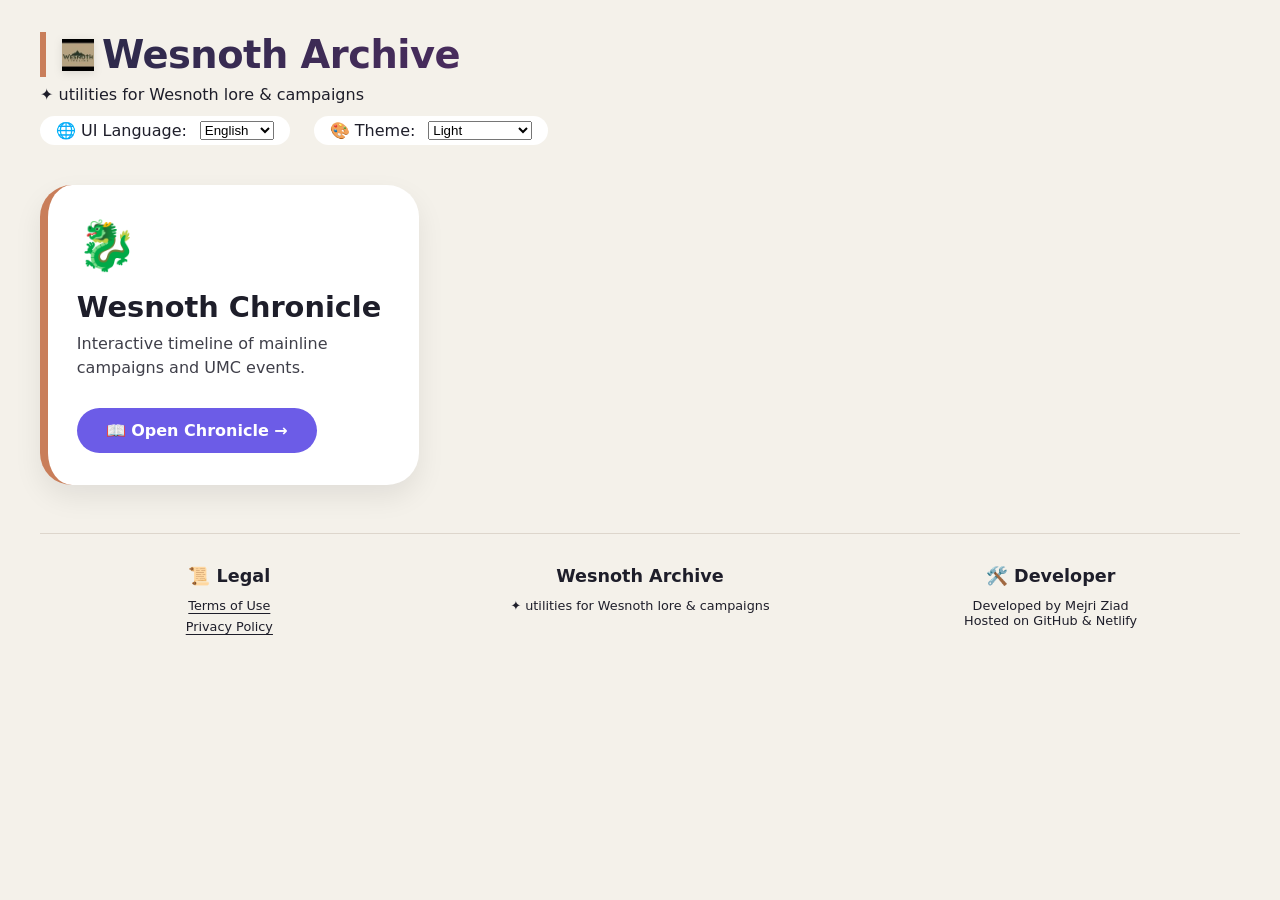
<file: index.html>
<!DOCTYPE html>
<html lang="en">
<head>
  <meta charset="UTF-8">
  <meta name="viewport" content="width=device-width, initial-scale=1.0, maximum-scale=5.0, user-scalable=yes, viewport-fit=cover">
  <title>Wesnoth Archive · Utilities Hub</title>
  
  <!-- PWA icons (optional, for installability) -->
  <link rel="manifest" href="manifest.json">
  <link rel="icon" type="image/png" sizes="72x72" href="assets/icons/pwa-icons/icon-72x72.png">
  <link rel="icon" type="image/png" sizes="96x96" href="assets/icons/pwa-icons/icon-96x96.png">
  <link rel="icon" type="image/png" sizes="128x128" href="assets/icons/pwa-icons/icon-128x128.png">
  <link rel="icon" type="image/png" sizes="144x144" href="assets/icons/pwa-icons/icon-144x144.png">
  <link rel="icon" type="image/png" sizes="152x152" href="assets/icons/pwa-icons/icon-152x152.png">
  <link rel="icon" type="image/png" sizes="192x192" href="assets/icons/pwa-icons/icon-192x192.png">
  <link rel="icon" type="image/png" sizes="384x384" href="assets/icons/pwa-icons/icon-384x384.png">
  <link rel="icon" type="image/png" sizes="512x512" href="assets/icons/pwa-icons/icon-512x512.png">
  <link rel="apple-touch-icon" sizes="180x180" href="assets/icons/pwa-icons/icon-192x192.png">
  <meta name="theme-color" content="#2c2a4a">
<meta name="description" content="Interactive modular timeline for Wesnoth mainline campaigns and UMC lore. Multilingual and themeable.">
<link rel="preload" href="styles/index-light.css" as="style">

  <!-- Index‑specific styles (modular, same pattern as Chronicle) -->
  <link rel="stylesheet" href="styles/index-colors.css">
  <link rel="stylesheet" href="styles/index-light.css">
  <link rel="stylesheet" href="styles/index-dark.css">
  <link rel="stylesheet" href="styles/index-high.css">
  <link rel="stylesheet" href="styles/index-screens.css">   <!-- responsive -->
  <link rel="stylesheet" href="styles/index-dir.css">       <!-- RTL support -->
</head>
<body class="theme-light">
<div class="container">
  <header class="header">
    <h1>
      <img src="assets/icons/pwa-icons/icon-72x72.png" alt="" aria-hidden="true" class="header-icon">
      <span id="siteTitleSpan" class="header-title">Wesnoth Archive</span>
    </h1>
<button id="installPwaBtn" class="install-btn" style="display: none;" data-i18n="installButton">📲 Install App</button>
    <div class="sub"><span id="siteSubtitleSpan">✦ utilities for Wesnoth lore & campaigns</span></div>
    <div class="lang-controls">
      <div class="lang-selector">
        <label id="uiLangLabel" for="languageSelect">🌐 UI Language:</label>
        <select id="languageSelect"></select>
      </div>
      <div class="theme-selector">
        <label id="themeLabel" for="themeSelect">🎨 Theme:</label>
        <select id="themeSelect"></select>
      </div>
      <div id="themeAnnouncer" class="sr-only" aria-live="polite" style="position: absolute; width: 1px; height: 1px; padding: 0; margin: -1px; overflow: hidden;"></div>
    </div>
  </header>

  <main class="utilities-grid">
    <!-- Only one utility card for now: Wesnoth Chronicle -->
    <div class="utility-card" id="chronicleCard">
      <div class="card-icon">🐉</div>
      <h2 class="card-title" id="chronicleTitle">Wesnoth Chronicle</h2>
      <p class="card-desc" id="chronicleDesc">Interactive timeline of mainline campaigns and UMC events.</p>
      <a href="Chronicle.html" class="card-btn" id="chronicleBtn">📖 Open Chronicle →</a>
    </div>
    <!-- Additional cards can be added later -->
  </main>

<footer class="footer-grid">
  <div class="footer-col">
    <h3 id="footerLegalHeading">📜 Legal</h3>
    <ul>
      <li><a href="terms.html" id="footerTermsLink">Terms of Use</a></li>
      <li><a href="policy.html" id="footerPrivacyLink">Privacy Policy</a></li>
    </ul>
  </div>
  <div class="footer-col">
    <h3 id="footerSiteName">Wesnoth Archive</h3>
    <p id="footerSiteDesc">✦ utilities for Wesnoth lore & campaigns</p>
  </div>
  <div class="footer-col">
    <h3 id="footerDevHeading">🛠️ Developer</h3>
    <p id="footerDeveloper">Developed by Mejri Ziad</p>
    <p id="footerHosted">Hosted on GitHub & Netlify</p>
  </div>
</footer>
</div>

<div id="toastMsg" class="toast-msg" role="status" aria-live="polite"></div>
<div id="loadingOverlay" class="loading-overlay" style="display: none;"><div class="spinner"></div></div>

<!-- UI translation initialiser (global namespace) -->
<script src="scripts/init.js"></script>
<!-- Index UI translations (modular) -->
<script src="i18n/ui_index_en.js"></script>
<script src="i18n/ui_index_es.js"></script>
<script src="i18n/ui_index_fr.js"></script>
<script src="i18n/ui_index_de.js"></script>
<!-- Main logic -->
<script src="scripts/index.js"></script>
<script>
  if ('serviceWorker' in navigator) {
    navigator.serviceWorker.register('/sw.js');
  }
</script>
</body>
</html>
</file>
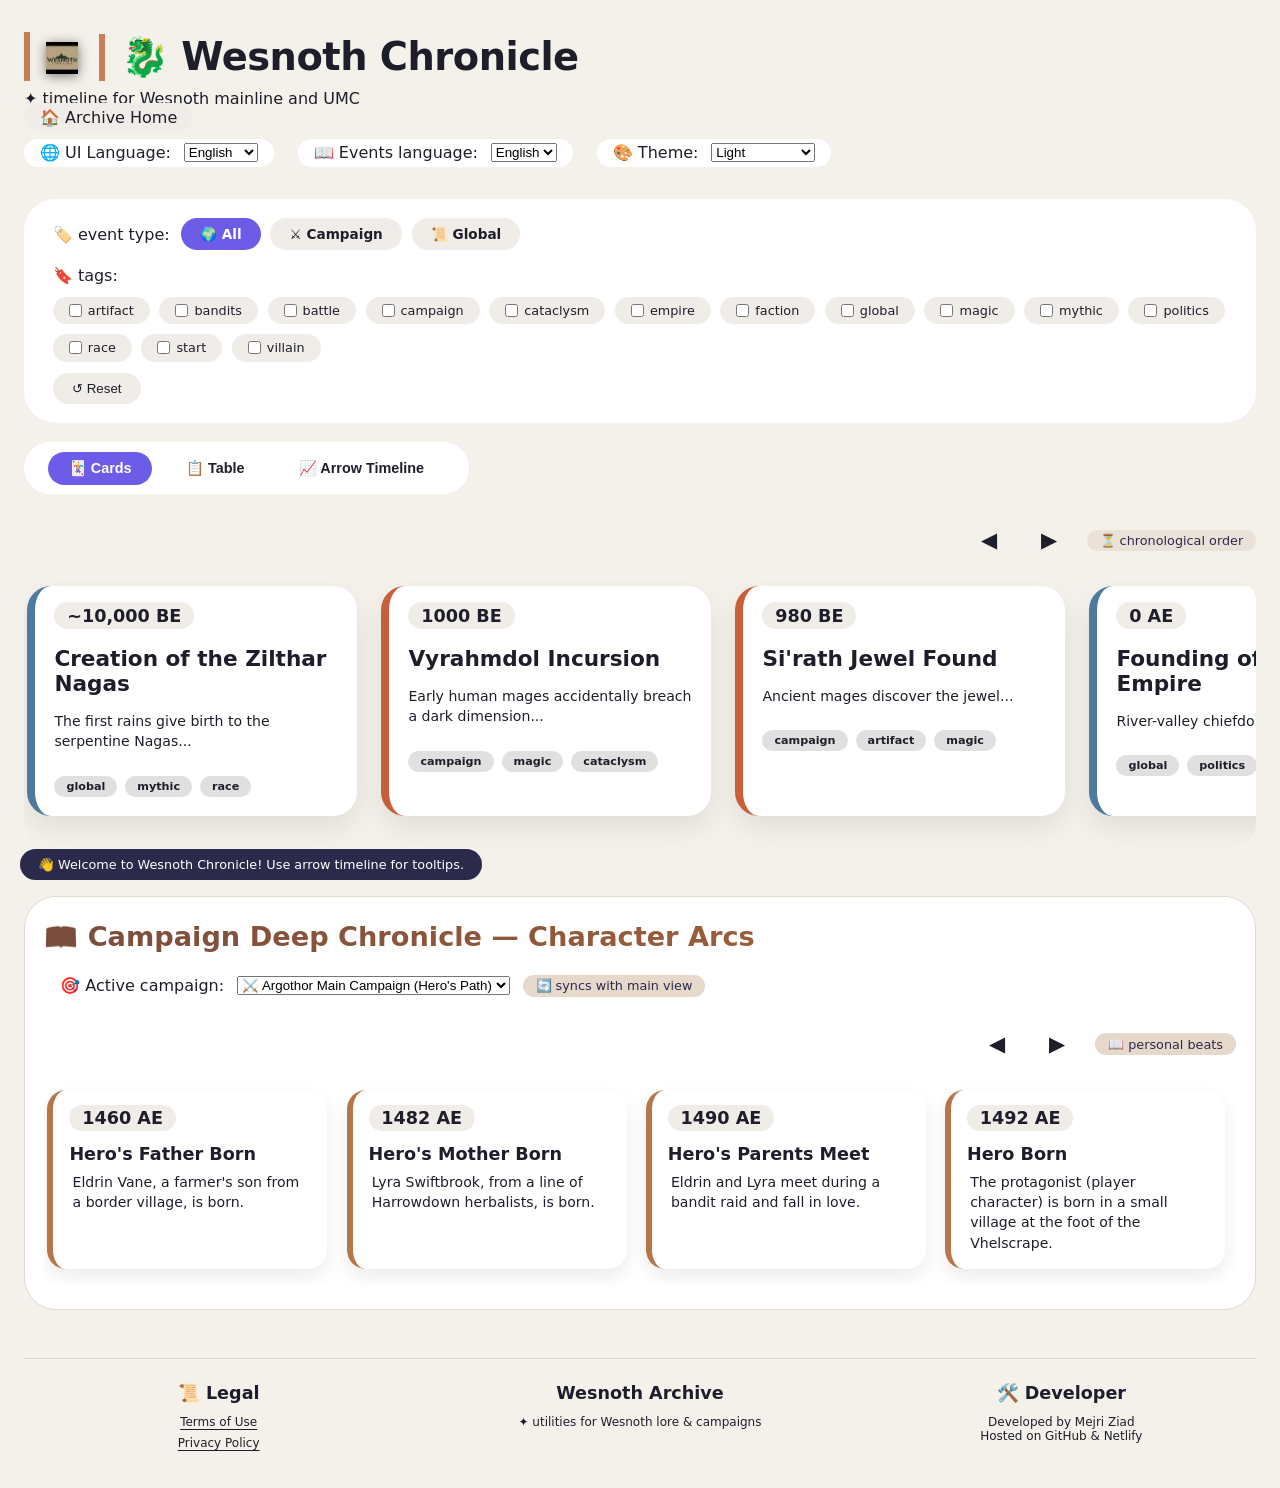
<file: Chronicle.html>
<!DOCTYPE html>
<html lang="en">
<head>
  <meta charset="UTF-8">
  <meta name="viewport" content="width=device-width, initial-scale=1.0, maximum-scale=5.0, user-scalable=yes, viewport-fit=cover">
  <title>Wesnoth Chronicle | Modular Timeline</title>
  
  <!-- PWA / Favicon icons (relative paths) -->
  <link rel="icon" type="image/png" sizes="72x72" href="assets/icons/pwa-icons/icon-72x72.png">
  <link rel="icon" type="image/png" sizes="96x96" href="assets/icons/pwa-icons/icon-96x96.png">
  <link rel="icon" type="image/png" sizes="128x128" href="assets/icons/pwa-icons/icon-128x128.png">
  <link rel="icon" type="image/png" sizes="144x144" href="assets/icons/pwa-icons/icon-144x144.png">
  <link rel="icon" type="image/png" sizes="152x152" href="assets/icons/pwa-icons/icon-152x152.png">
  <link rel="icon" type="image/png" sizes="192x192" href="assets/icons/pwa-icons/icon-192x192.png">
  <link rel="icon" type="image/png" sizes="384x384" href="assets/icons/pwa-icons/icon-384x384.png">
  <link rel="icon" type="image/png" sizes="512x512" href="assets/icons/pwa-icons/icon-512x512.png">
  <link rel="apple-touch-icon" sizes="180x180" href="assets/icons/pwa-icons/icon-192x192.png">
  <meta name="theme-color" content="#2c2a4a">
<meta name="description" content="Interactive modular timeline for Wesnoth mainline campaigns and UMC lore. Multilingual and themeable.">
<!-- ========== PRODUCTION SECURITY HEADERS – UNCOMMENT FOR DEPLOYMENT ========== -->
<!-- 
  <meta http-equiv="Content-Security-Policy" content="
    default-src 'self';
    script-src 'self' 'unsafe-inline';
    style-src 'self' 'unsafe-inline';
    img-src 'self' data:;
    font-src 'self';
    connect-src 'self';
    frame-ancestors 'none';
    base-uri 'self';
    form-action 'self';
  ">
  <meta http-equiv="X-Content-Type-Options" content="nosniff">
  <meta http-equiv="X-Frame-Options" content="DENY">
  <meta http-equiv="Referrer-Policy" content="strict-origin-when-cross-origin">
-->
<!-- ========== END PRODUCTION SECURITY HEADERS ========== -->
  
  <!-- Modular CSS files -->
  <link rel="stylesheet" href="styles/chronicle-colors.css">
  <link rel="stylesheet" href="styles/chronicle-light.css">
  <link rel="stylesheet" href="styles/chronicle-dark.css">
  <link rel="stylesheet" href="styles/chronicle-high.css">
  <link rel="stylesheet" href="styles/chronicle-screens.css">
  <link rel="stylesheet" href="styles/chronicle-dir.css">
</head>
<body class="theme-light">
<div class="container">
  <div class="header">
    <h1>
  <img src="assets/icons/pwa-icons/icon-72x72.png" alt="" aria-hidden="true" class="header-icon">
  <span id="siteTitleSpan" class="header-title">🐉 Wesnoth Chronicle</span>
</h1>
<button id="installPwaBtn" class="install-btn" style="display: none;" data-i18n="installButton">📲 Install App</button>
    <div class="sub"><span id="siteSubtitleSpan">✦ timeline for Wesnoth mainline and UMC</span></div>
<a href="index.html" class="archive-home-link" id="archiveHomeLink">🏠 Archive Home</a>
    <div class="lang-controls">
      <div class="lang-selector">
        <label id="uiLangLabel" for="languageSelect">🌐 UI Language:</label>
        <select id="languageSelect"></select>
      </div>
      <div class="events-lang-selector">
        <label id="eventsLangLabel" for="eventsLangSelect">📖 Events language:</label>
        <select id="eventsLangSelect"></select>
      </div>
      <div class="theme-selector" role="radiogroup" aria-label="Theme selection">
        <label id="themeLabel" for="themeSelect">🎨 Theme:</label>
        <select id="themeSelect"></select>
      </div>
      <!-- Hidden live region for theme change announcements -->
      <div id="themeAnnouncer" class="sr-only" aria-live="polite" style="position: absolute; width: 1px; height: 1px; padding: 0; margin: -1px; overflow: hidden;"></div>
    </div>
  </div>

  <div class="filter-panel">
    <div class="filter-group">
      <span id="eventTypeLabel" style="font-weight:500;">🏷️ event type:</span>
      <div class="type-buttons" id="typeFilterGroup">
        <button data-type="all" class="type-btn active" id="typeAllBtn">🌍 All</button>
        <button data-type="campaign" class="type-btn" id="typeCampaignBtn">⚔️ Campaign</button>
        <button data-type="global" class="type-btn" id="typeGlobalBtn">📜 Global</button>
      </div>
    </div>
    <div class="filter-group">
      <span id="tagsLabel" style="font-weight:500;">🔖 tags:</span>
      <div id="tagChecklist" class="tag-filter"></div>
      <button id="resetFiltersBtn" class="reset-btn">↺ Reset</button>
    </div>
  </div>

  <div class="view-mode-bar">
    <button data-view="cards" class="view-btn active" id="viewCardsBtn">🃏 Cards</button>
    <button data-view="table" class="view-btn" id="viewTableBtn">📋 Table</button>
    <button data-view="arrow" class="view-btn" id="viewArrowBtn">📈 Arrow Timeline</button>
  </div>

  <div id="cardsView" class="view-container active-view">
    <div class="timeline-nav">
      <button id="scrollLeftCards" class="arrow-btn" data-i18n-aria="scrollLeft">◀</button>
      <button id="scrollRightCards" class="arrow-btn" data-i18n-aria="scrollRight">▶</button>
      <span id="chronoHint" class="info-hint">⏳ chronological order</span>
    </div>
    <div class="timeline-scroll" id="cardsScrollContainer">
      <div class="timeline-track" id="cardsTrack"></div>
    </div>
  </div>

  <div id="tableView" class="view-container">
    <div class="table-wrapper">
      <table class="timeline-table">
        <thead>
          <tr>
            <th id="tableYearHeader">Year</th>
            <th id="tableTitleHeader">Event Title</th>
            <th id="tableDescHeader">Description</th>
            <th id="tableTagsHeader">Tags</th>
          </tr>
        </thead>
        <tbody id="tableBody"></tbody>
      </table>
    </div>
  </div>

  <div id="arrowView" class="view-container">
    <div class="timeline-nav">
      <button id="scrollLeftArrow" class="arrow-btn" data-i18n-aria="scrollLeft">◀</button>
      <button id="scrollRightArrow" class="arrow-btn" data-i18n-aria="scrollRight">▶</button>
      <span id="hoverHint" class="info-hint">🖱️ hover over points</span>
    </div>
    <div class="arrow-scroll" id="arrowScrollContainer">
      <div class="arrow-flex" id="arrowTrack"></div>
    </div>
  </div>

  <div class="deep-timeline-section">
    <div class="deep-header">
      <h2 id="deepTitle">📖 Campaign Deep Chronicle — Character Arcs</h2>
      <div class="campaign-selector">
        <label id="activeCampaignLabel" for="campaignDeepSelect">🎯 Active campaign:</label>
        <select id="campaignDeepSelect"></select>
        <span id="syncNote" class="deep-hint">🔄 syncs with main view</span>
      </div>
    </div>
    <div class="timeline-nav" style="justify-content: flex-end; margin-bottom: 0.5rem;">
      <button id="scrollLeftDeep" class="arrow-btn" data-i18n-aria="scrollLeft">◀</button>
      <button id="scrollRightDeep" class="arrow-btn" data-i18n-aria="scrollRight">▶</button>
      <span id="personalBeatsHint" class="deep-hint">📖 personal beats</span>
    </div>
    <div id="deepCardsContainer" class="deep-view-container active-deep-view">
      <div class="deep-cards-scroll">
        <div class="deep-cards-track" id="deepCardsTrack"></div>
      </div>
    </div>
    <div id="deepTableContainer" class="deep-view-container">
      <div class="deep-table-wrapper">
        <table class="deep-table">
          <thead>
            <tr>
              <th id="deepYearHeader">Year</th>
              <th id="deepEventHeader">Event</th>
              <th id="deepDescHeader">Description</th>
            </tr>
          </thead>
          <tbody id="deepTableBody"></tbody>
        </table>
      </div>
    </div>
    <div id="deepArrowContainer" class="deep-view-container">
      <div class="deep-arrow-scroll">
        <div class="deep-arrow-flex" id="deepTimelineTrack"></div>
      </div>
    </div>
  </div>

<footer class="footer-grid">
  <div class="footer-col">
    <h3 id="footerLegalHeading">📜 Legal</h3>
    <ul>
      <li><a href="terms.html" id="footerTermsLink">Terms of Use</a></li>
      <li><a href="policy.html" id="footerPrivacyLink">Privacy Policy</a></li>
    </ul>
  </div>
  <div class="footer-col">
    <h3 id="footerSiteName">Wesnoth Archive</h3>
    <p id="footerSiteDesc">✦ utilities for Wesnoth lore & campaigns</p>
  </div>
  <div class="footer-col">
    <h3 id="footerDevHeading">🛠️ Developer</h3>
    <p id="footerDeveloper">Developed by Mejri Ziad</p>
    <p id="footerHosted">Hosted on GitHub & Netlify</p>
  </div>
</footer>
</div>
<div id="toastMsg" class="toast-msg" role="status" aria-live="polite"></div>
<div id="loadingOverlay" class="loading-overlay" style="display: none;">
  <div class="spinner"></div>
</div>

<!-- UI translation initialiser (must come first) -->
<script src="scripts/init.js"></script>
<!-- UI translation modules (modular) -->
<script src="i18n/ui_en.js"></script>
<script src="i18n/ui_es.js"></script>
<script src="i18n/ui_fr.js"></script>
<script src="i18n/ui_de.js"></script>

<!-- Events data (separate sandbox) -->
<script src="i18n/events_en.js"></script>
<script src="i18n/events_ar.js"></script>

<!-- Main logic -->
<script src="scripts/chronicle.js"></script>
<script>
  if ('serviceWorker' in navigator) {
    navigator.serviceWorker.register('/sw.js');
  }
</script>
</body>
</html>
</file>
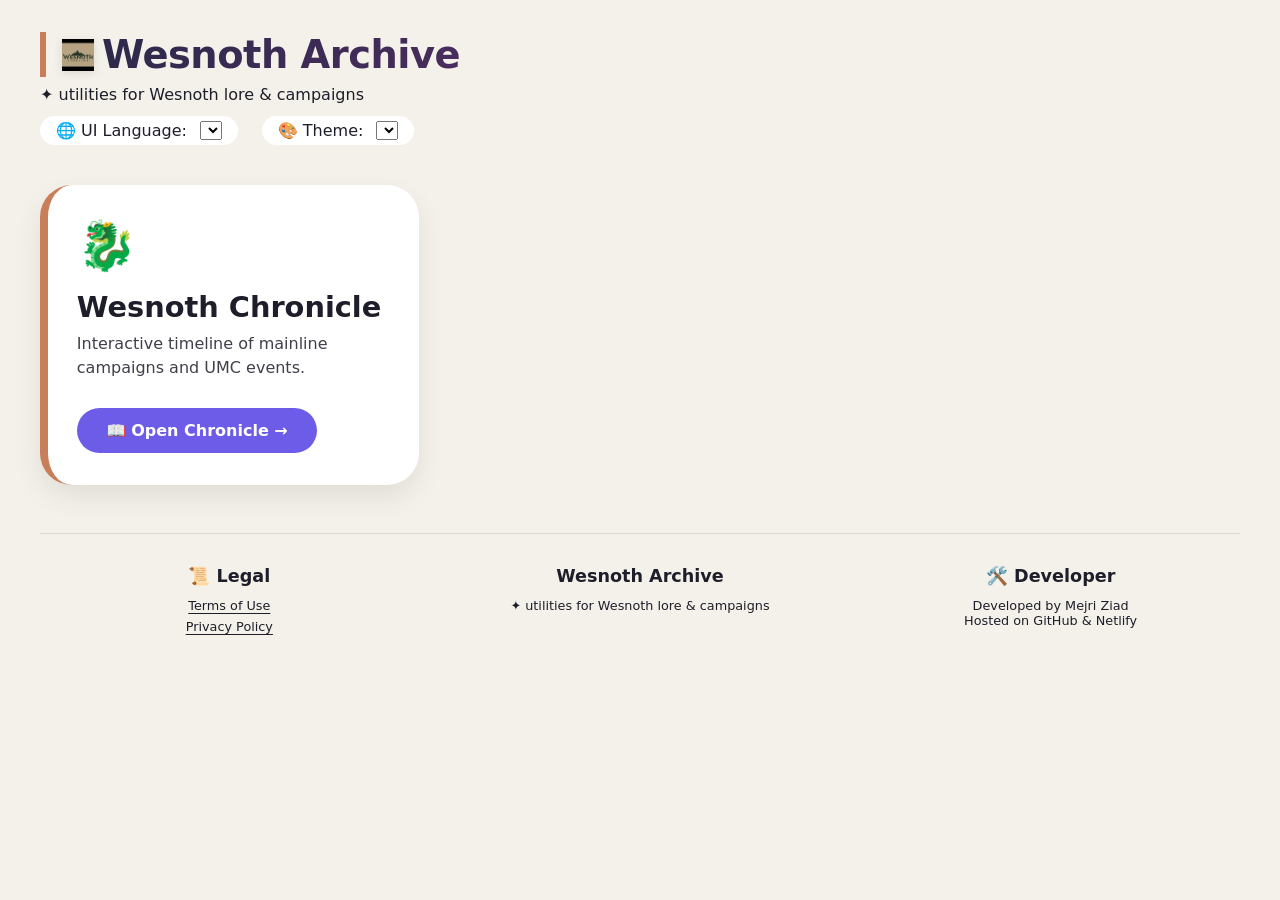
<file: offline.html>
<!DOCTYPE html>
<html lang="en">
<head>
  <meta charset="UTF-8">
  <meta name="viewport" content="width=device-width, initial-scale=1.0, maximum-scale=5.0, user-scalable=yes, viewport-fit=cover">
  <title>Wesnoth Archive · Utilities Hub</title>
  
  <!-- PWA icons (optional, for installability) -->
  <link rel="manifest" href="manifest.json">
  <link rel="icon" type="image/png" sizes="72x72" href="assets/icons/pwa-icons/icon-72x72.png">
  <link rel="icon" type="image/png" sizes="96x96" href="assets/icons/pwa-icons/icon-96x96.png">
  <link rel="icon" type="image/png" sizes="128x128" href="assets/icons/pwa-icons/icon-128x128.png">
  <link rel="icon" type="image/png" sizes="144x144" href="assets/icons/pwa-icons/icon-144x144.png">
  <link rel="icon" type="image/png" sizes="152x152" href="assets/icons/pwa-icons/icon-152x152.png">
  <link rel="icon" type="image/png" sizes="192x192" href="assets/icons/pwa-icons/icon-192x192.png">
  <link rel="icon" type="image/png" sizes="384x384" href="assets/icons/pwa-icons/icon-384x384.png">
  <link rel="icon" type="image/png" sizes="512x512" href="assets/icons/pwa-icons/icon-512x512.png">
  <link rel="apple-touch-icon" sizes="180x180" href="assets/icons/pwa-icons/icon-192x192.png">
  <meta name="theme-color" content="#2c2a4a">
<meta name="description" content="Interactive modular timeline for Wesnoth mainline campaigns and UMC lore. Multilingual and themeable.">
<link rel="preload" href="styles/index-light.css" as="style">

  <!-- Index‑specific styles (modular, same pattern as Chronicle) -->
  <link rel="stylesheet" href="styles/index-colors.css">
  <link rel="stylesheet" href="styles/index-light.css">
  <link rel="stylesheet" href="styles/index-dark.css">
  <link rel="stylesheet" href="styles/index-high.css">
  <link rel="stylesheet" href="styles/index-screens.css">   <!-- responsive -->
  <link rel="stylesheet" href="styles/index-dir.css">       <!-- RTL support -->
</head>
<body class="theme-light">
<div class="container">
  <header class="header">
    <h1>
      <img src="assets/icons/pwa-icons/icon-72x72.png" alt="" aria-hidden="true" class="header-icon">
      <span id="siteTitleSpan" class="header-title">Wesnoth Archive</span>
    </h1>
    <div class="sub"><span id="siteSubtitleSpan">✦ utilities for Wesnoth lore & campaigns</span></div>
    <div class="lang-controls">
      <div class="lang-selector">
        <label id="uiLangLabel" for="languageSelect">🌐 UI Language:</label>
        <select id="languageSelect"></select>
      </div>
      <div class="theme-selector">
        <label id="themeLabel" for="themeSelect">🎨 Theme:</label>
        <select id="themeSelect"></select>
      </div>
      <div id="themeAnnouncer" class="sr-only" aria-live="polite" style="position: absolute; width: 1px; height: 1px; padding: 0; margin: -1px; overflow: hidden;"></div>
    </div>
  </header>

  <main class="utilities-grid">
    <!-- Only one utility card for now: Wesnoth Chronicle -->
    <div class="utility-card" id="chronicleCard">
      <div class="card-icon">🐉</div>
      <h2 class="card-title" id="chronicleTitle">Wesnoth Chronicle</h2>
      <p class="card-desc" id="chronicleDesc">Interactive timeline of mainline campaigns and UMC events.</p>
      <a href="Chronicle.html" class="card-btn" id="chronicleBtn">📖 Open Chronicle →</a>
    </div>
    <!-- Additional cards can be added later -->
  </main>

<footer class="footer-grid">
  <div class="footer-col">
    <h3 id="footerLegalHeading">📜 Legal</h3>
    <ul>
      <li><a href="terms.html" id="footerTermsLink">Terms of Use</a></li>
      <li><a href="policy.html" id="footerPrivacyLink">Privacy Policy</a></li>
    </ul>
  </div>
  <div class="footer-col">
    <h3 id="footerSiteName">Wesnoth Archive</h3>
    <p id="footerSiteDesc">✦ utilities for Wesnoth lore & campaigns</p>
  </div>
  <div class="footer-col">
    <h3 id="footerDevHeading">🛠️ Developer</h3>
    <p id="footerDeveloper">Developed by Mejri Ziad</p>
    <p id="footerHosted">Hosted on GitHub & Netlify</p>
  </div>
</footer>
</div>

<div id="toastMsg" class="toast-msg" role="status" aria-live="polite"></div>
<div id="loadingOverlay" class="loading-overlay" style="display: none;"><div class="spinner"></div></div>

<!-- UI translation initialiser (global namespace) -->
<script src="scripts/init.js"></script>
<!-- Index UI translations (modular) -->
<script src="i18n/ui_index_en.js"></script>
<script src="i18n/ui_index_es.js"></script>
<script src="i18n/ui_index_fr.js"></script>
<script src="i18n/ui_index_de.js"></script>
<!-- Main logic -->
<script src="scripts/index.js"></script>
</body>
</html>
</file>
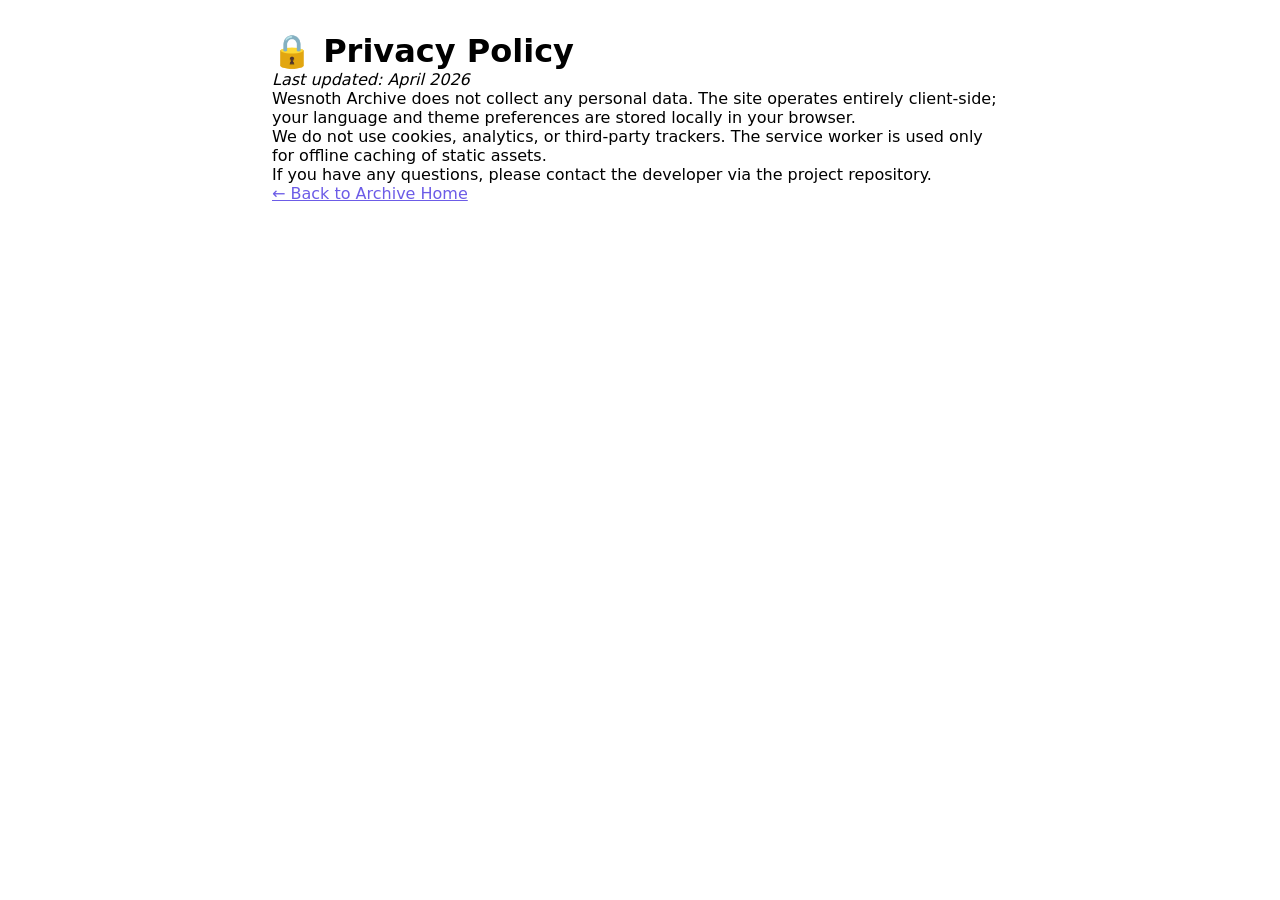
<file: policy.html>
<!DOCTYPE html>
<html lang="en">
<head>
  <meta charset="UTF-8">
  <meta name="viewport" content="width=device-width, initial-scale=1.0">
  <title>Privacy Policy · Wesnoth Archive</title>
  <link rel="stylesheet" href="styles/index-light.css">
  <style>
    body { padding: 2rem; max-width: 800px; margin: 0 auto; }
    a { color: #6c5ce7; }
  </style>
</head>
<body class="theme-light">
  <h1>🔒 Privacy Policy</h1>
  <p><em>Last updated: April 2026</em></p>
  <p>Wesnoth Archive does not collect any personal data. The site operates entirely client‑side; your language and theme preferences are stored locally in your browser.</p>
  <p>We do not use cookies, analytics, or third‑party trackers. The service worker is used only for offline caching of static assets.</p>
  <p>If you have any questions, please contact the developer via the project repository.</p>
  <p><a href="index.html">← Back to Archive Home</a></p>
</body>
</html>
</file>
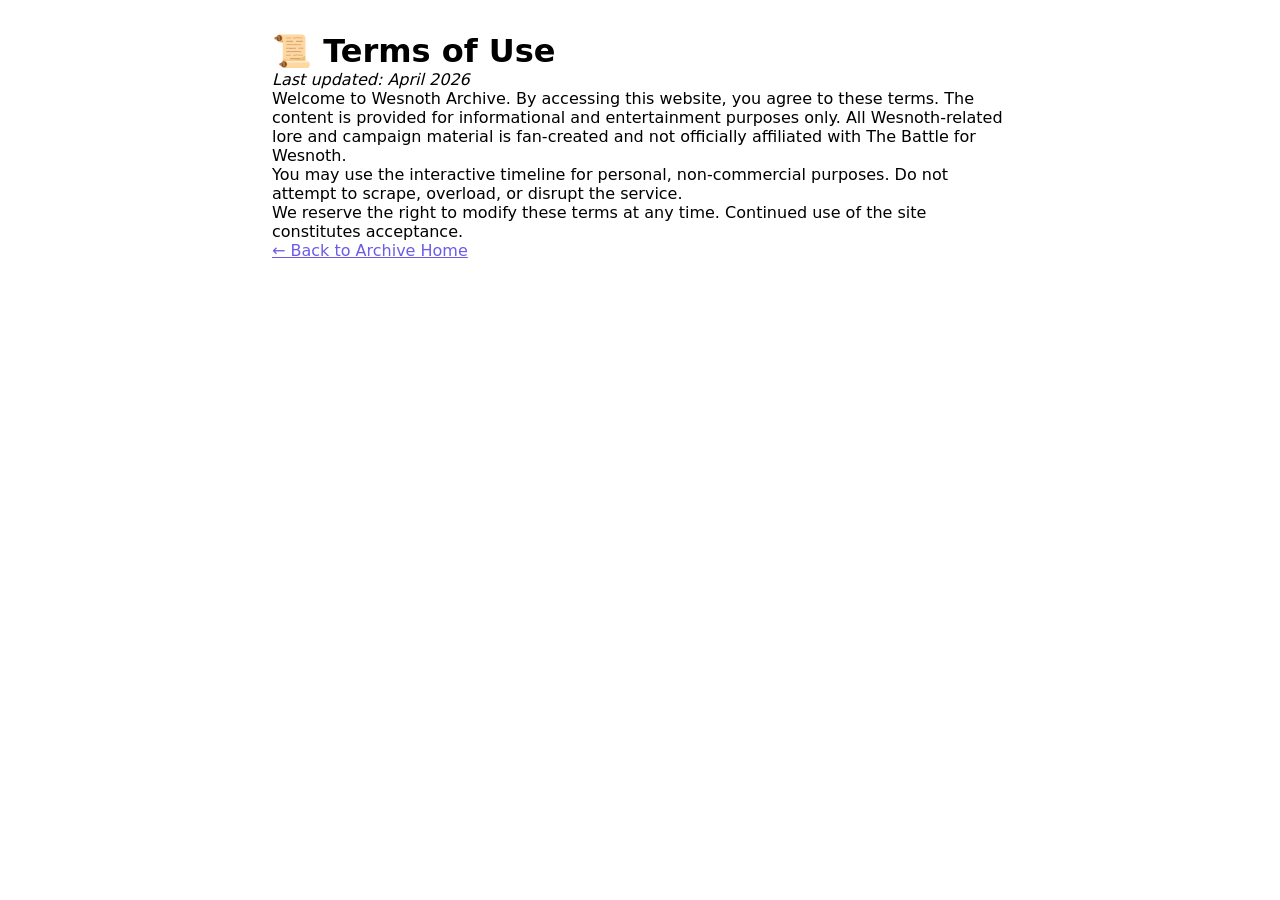
<file: terms.html>
<!DOCTYPE html>
<html lang="en">
<head>
  <meta charset="UTF-8">
  <meta name="viewport" content="width=device-width, initial-scale=1.0">
  <title>Terms of Use · Wesnoth Archive</title>
  <link rel="stylesheet" href="styles/index-light.css">
  <style>
    body { padding: 2rem; max-width: 800px; margin: 0 auto; }
    a { color: #6c5ce7; }
  </style>
</head>
<body class="theme-light">
  <h1>📜 Terms of Use</h1>
  <p><em>Last updated: April 2026</em></p>
  <p>Welcome to Wesnoth Archive. By accessing this website, you agree to these terms. The content is provided for informational and entertainment purposes only. All Wesnoth‑related lore and campaign material is fan‑created and not officially affiliated with The Battle for Wesnoth.</p>
  <p>You may use the interactive timeline for personal, non‑commercial purposes. Do not attempt to scrape, overload, or disrupt the service.</p>
  <p>We reserve the right to modify these terms at any time. Continued use of the site constitutes acceptance.</p>
  <p><a href="index.html">← Back to Archive Home</a></p>
</body>
</html>
</file>
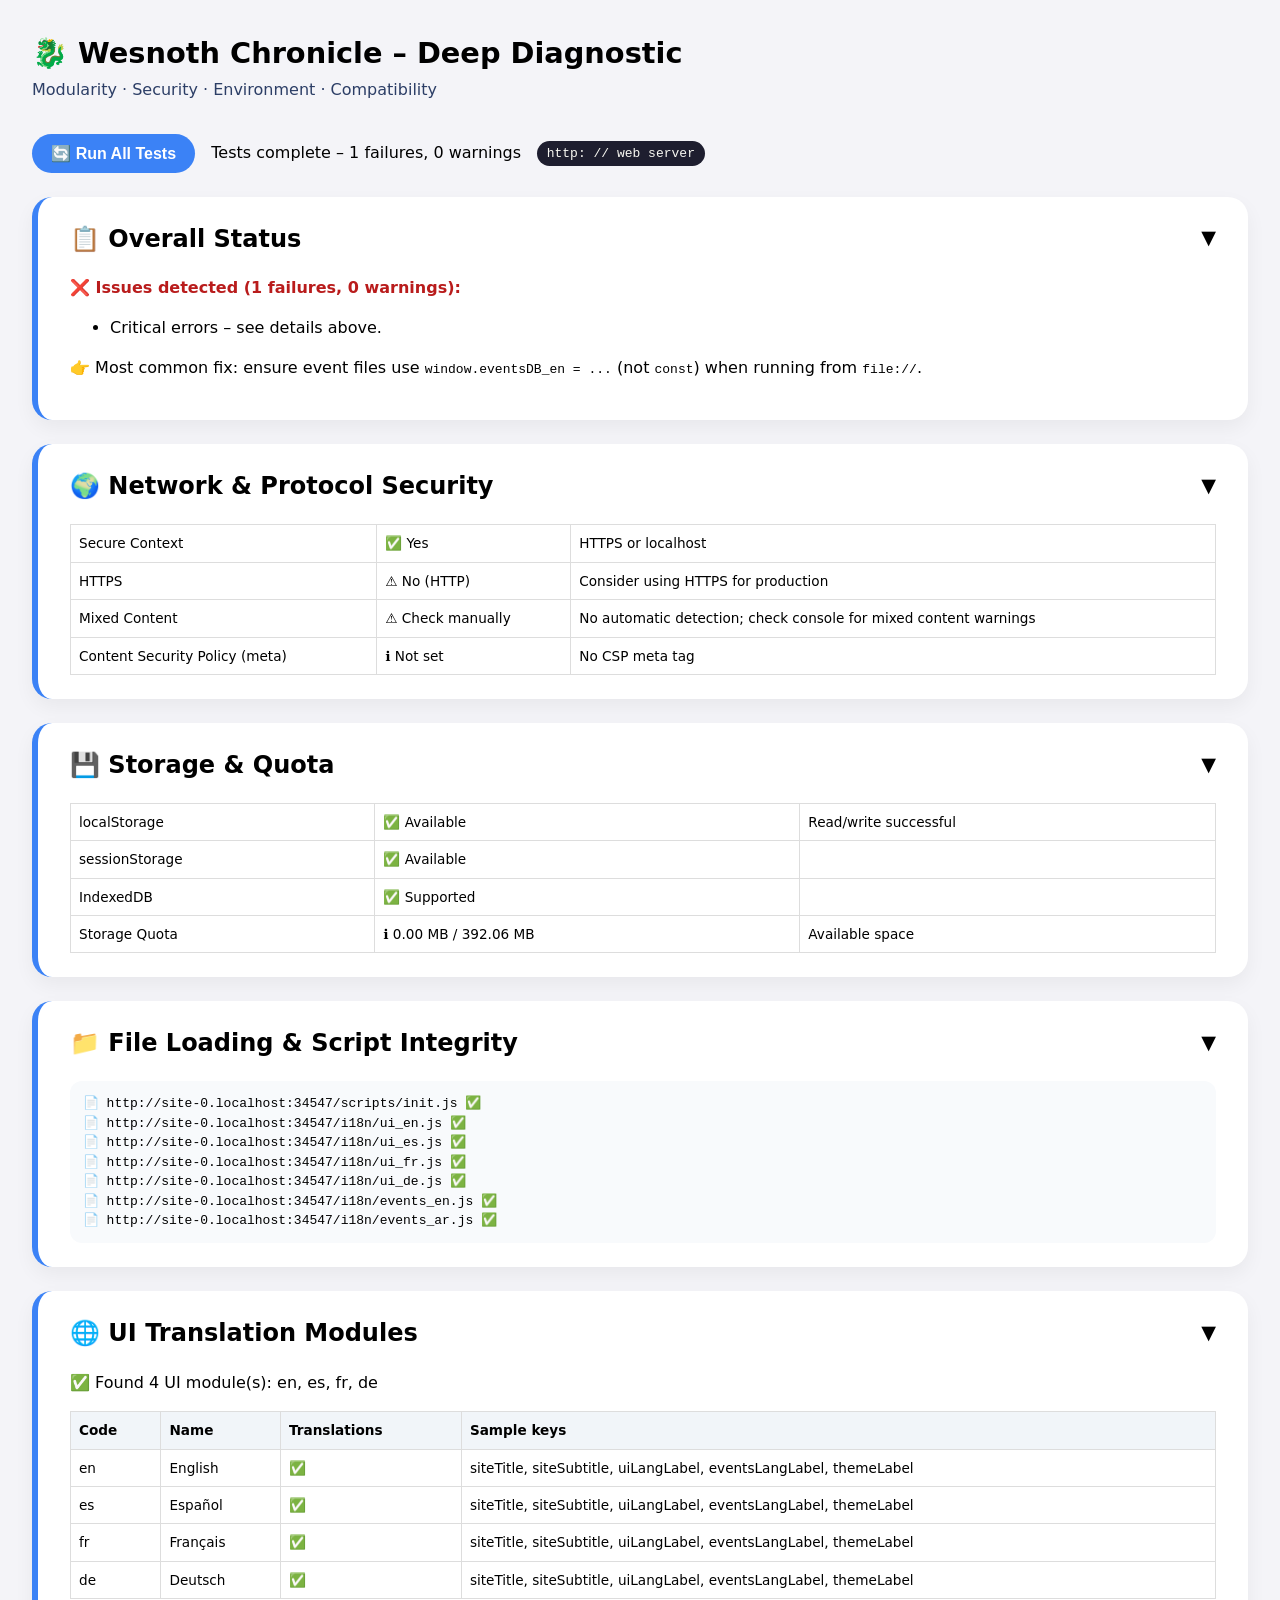
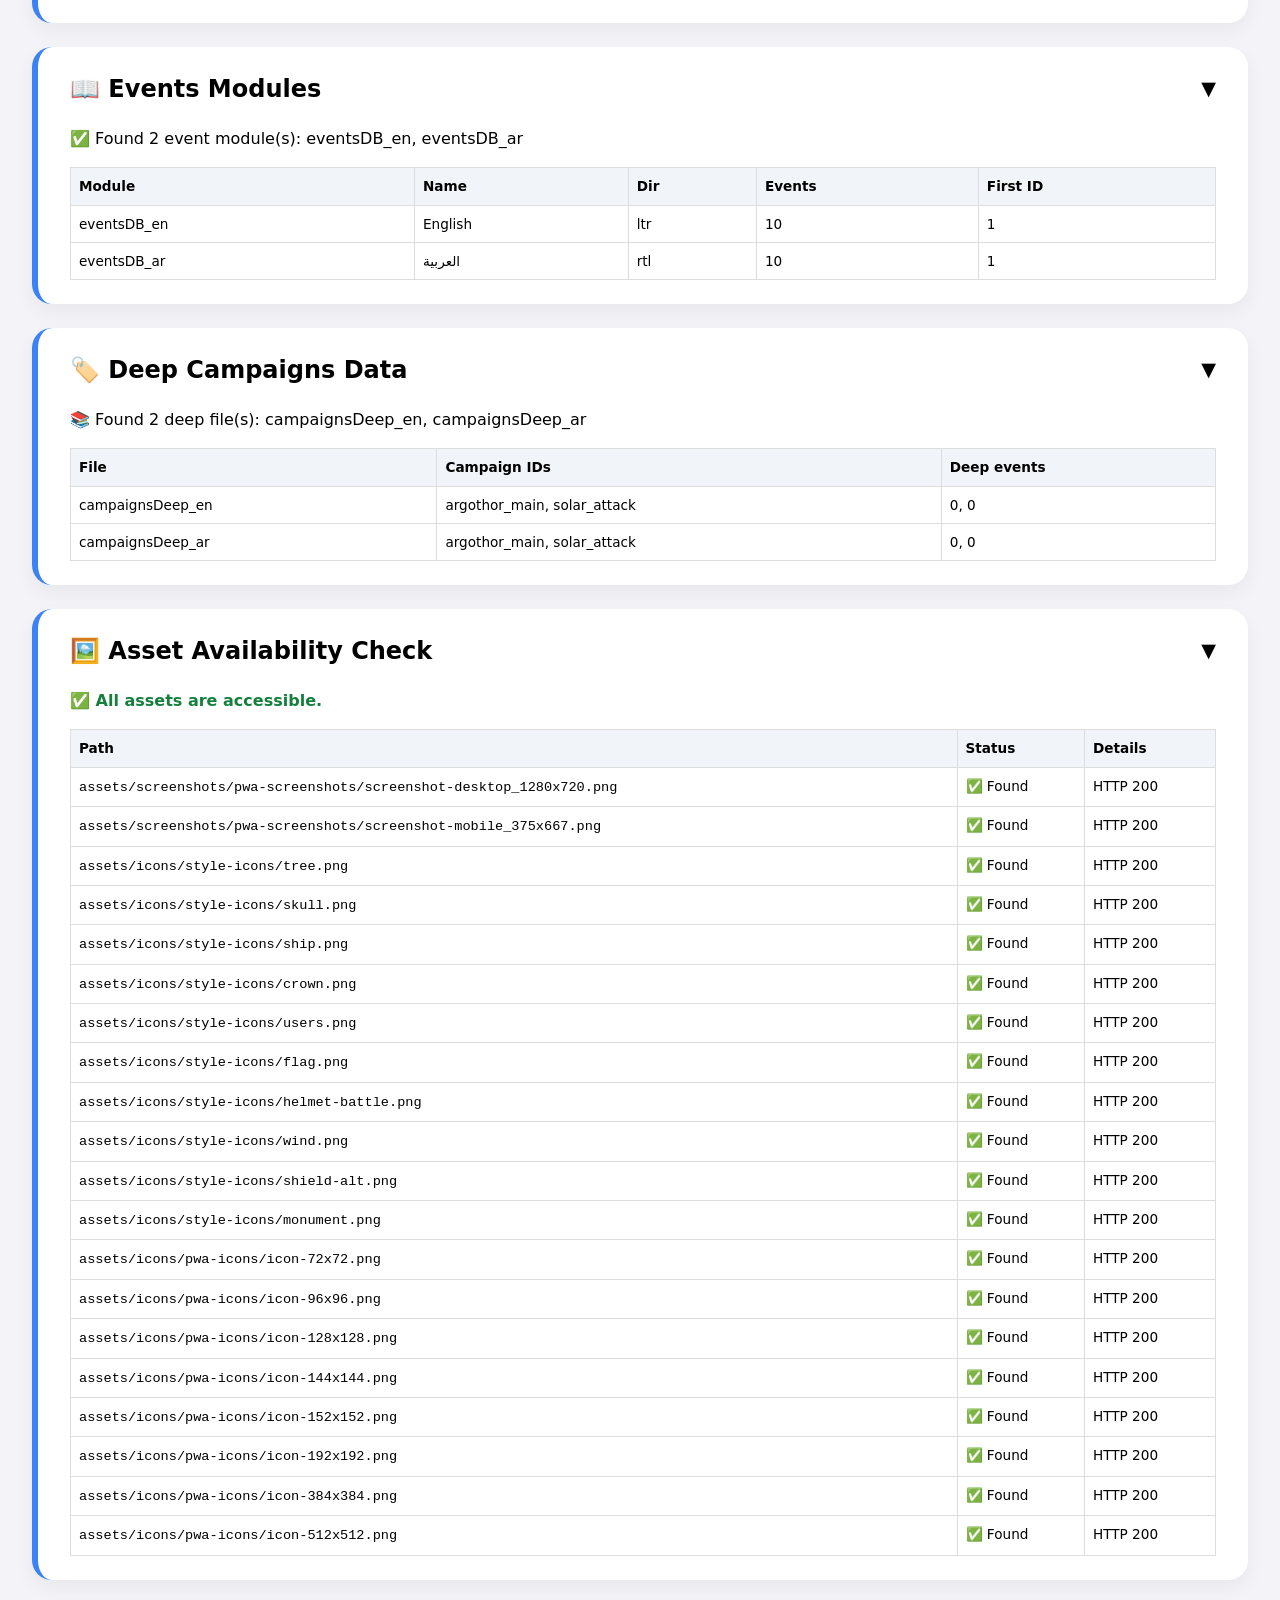
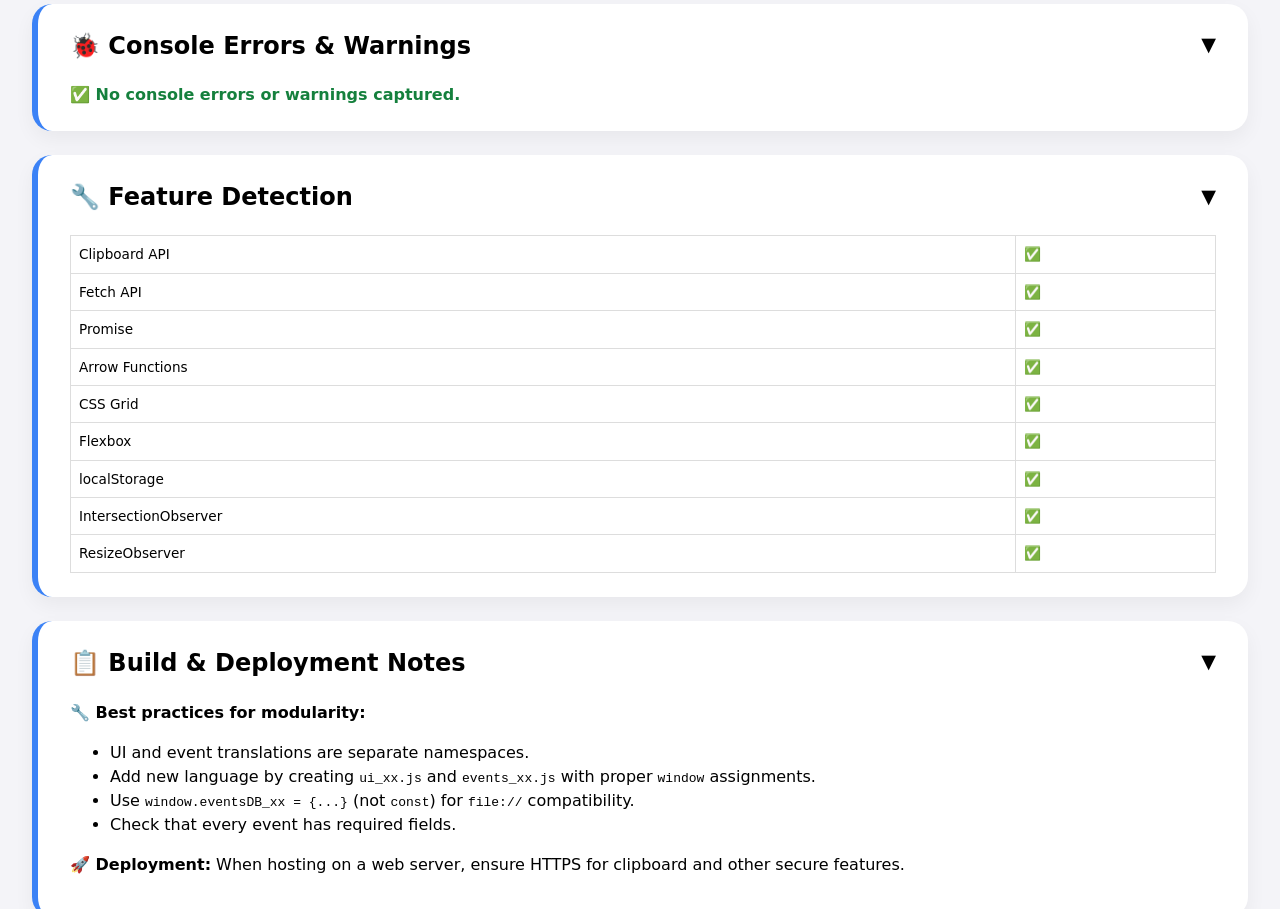
<file: test.html>
<!DOCTYPE html>
<html lang="en">
<head>
  <meta charset="UTF-8">
  <meta name="viewport" content="width=device-width, initial-scale=1.0">
  <title>🔍 Wesnoth Chronicle – Deep Diagnostic</title>
  <style>
    body {
      font-family: system-ui, 'Segoe UI', monospace;
      background: #f4f4f8;
      margin: 2rem;
      line-height: 1.5;
    }
    h1 { font-size: 1.8rem; margin-bottom: 0.2rem; }
    .sub { color: #2c3e66; margin-bottom: 2rem; }
    .card {
      background: white;
      border-radius: 20px;
      box-shadow: 0 8px 20px rgba(0,0,0,0.05);
      margin-bottom: 1.5rem;
      padding: 1.5rem 2rem;
      border-left: 6px solid #3b82f6;
    }
    .card h2 {
      margin-top: 0;
      display: flex;
      align-items: center;
      gap: 0.6rem;
      cursor: pointer;
      user-select: none;
    }
    .card h2 .toggle-icon { font-size: 1.2rem; margin-left: auto; }
    .card.collapsed .card-content { display: none; }
    .badge {
      font-size: 0.75rem;
      background: #eef2ff;
      padding: 0.2rem 0.6rem;
      border-radius: 30px;
      font-weight: normal;
    }
    pre {
      background: #1e1e2f;
      color: #f8f8f2;
      padding: 1rem;
      border-radius: 14px;
      overflow-x: auto;
      font-size: 0.85rem;
    }
    .success { color: #15803d; font-weight: bold; }
    .error { color: #b91c1c; font-weight: bold; }
    .warning { color: #b45309; font-weight: bold; }
    .info { color: #1e40af; }
    hr { margin: 1rem 0; }
    table {
      width: 100%;
      border-collapse: collapse;
      font-size: 0.85rem;
    }
    th, td {
      border: 1px solid #ddd;
      padding: 0.5rem;
      text-align: left;
      vertical-align: top;
    }
    th { background: #f1f5f9; }
    .file-list {
      background: #f8fafc;
      padding: 0.8rem;
      border-radius: 12px;
      font-family: monospace;
    }
    .status-icon { font-size: 1.2rem; margin-right: 0.3rem; }
    .test-controls {
      display: flex;
      gap: 1rem;
      margin-bottom: 1.5rem;
      align-items: center;
    }
    .btn {
      background: #3b82f6;
      color: white;
      border: none;
      padding: 0.6rem 1.2rem;
      border-radius: 2rem;
      font-weight: 600;
      cursor: pointer;
      font-size: 1rem;
    }
    .btn:hover { background: #2563eb; }
    .loading-spinner {
      display: inline-block;
      width: 1rem;
      height: 1rem;
      border: 2px solid rgba(59,130,246,0.3);
      border-radius: 50%;
      border-top-color: #3b82f6;
      animation: spin 0.8s linear infinite;
      margin-left: 0.5rem;
    }
    @keyframes spin { to { transform: rotate(360deg); } }
    .protocol-badge {
      background: #1e1e2f;
      color: #f8f8f2;
      padding: 0.2rem 0.6rem;
      border-radius: 30px;
      font-family: monospace;
    }
    .console-log { max-height: 200px; overflow-y: auto; }
    .test-pass { color: #15803d; }
    .test-fail { color: #b91c1c; }
  </style>
</head>
<body>
  <h1>🐉 Wesnoth Chronicle – Deep Diagnostic</h1>
  <div class="sub">Modularity · Security · Environment · Compatibility</div>

  <div class="test-controls">
    <button class="btn" id="runTestsBtn">🔄 Run All Tests</button>
    <span id="testStatus">Ready</span>
    <span id="protocolDisplay" class="protocol-badge"></span>
  </div>

  <!-- Load all project files exactly as in Chronicle.html -->
  <script src="scripts/init.js"></script>
  <script src="i18n/ui_en.js"></script>
  <script src="i18n/ui_es.js"></script>
  <script src="i18n/ui_fr.js"></script>
  <script src="i18n/ui_de.js"></script>
  <script src="i18n/events_en.js"></script>
  <script src="i18n/events_ar.js"></script>

  <!-- Error capture setup (must run early) -->
  <script>
    window.__capturedErrors = [];
    window.__capturedWarnings = [];
    const originalError = console.error;
    const originalWarn = console.warn;
    console.error = function(...args) {
      window.__capturedErrors.push(args.map(a => String(a)).join(' '));
      originalError.apply(console, args);
    };
    console.warn = function(...args) {
      window.__capturedWarnings.push(args.map(a => String(a)).join(' '));
      originalWarn.apply(console, args);
    };
    window.addEventListener('error', (e) => {
      window.__capturedErrors.push(`${e.message} at ${e.filename}:${e.lineno}`);
    });
  </script>

  <div class="card" id="summaryCard">
    <h2>📋 Overall Status <span class="toggle-icon">▼</span></h2>
    <div class="card-content" id="summaryOutput">Running tests...</div>
  </div>

  <div class="card">
    <h2>🌍 Network & Protocol Security <span class="toggle-icon">▼</span></h2>
    <div class="card-content" id="securityOutput"></div>
  </div>

  <div class="card">
    <h2>💾 Storage & Quota <span class="toggle-icon">▼</span></h2>
    <div class="card-content" id="storageOutput"></div>
  </div>

  <div class="card">
    <h2>📁 File Loading & Script Integrity <span class="toggle-icon">▼</span></h2>
    <div class="card-content" id="fileLoadOutput"></div>
  </div>

  <div class="card">
    <h2>🌐 UI Translation Modules <span class="toggle-icon">▼</span></h2>
    <div class="card-content" id="uiModulesOutput"></div>
  </div>

  <div class="card">
    <h2>📖 Events Modules <span class="toggle-icon">▼</span></h2>
    <div class="card-content" id="eventsModulesOutput"></div>
  </div>

  <div class="card">
    <h2>🏷️ Deep Campaigns Data <span class="toggle-icon">▼</span></h2>
    <div class="card-content" id="deepEventsOutput"></div>
  </div>

  <!-- Asset Check Card -->
  <div class="card">
    <h2>🖼️ Asset Availability Check <span class="toggle-icon">▼</span></h2>
    <div class="card-content" id="assetsOutput"></div>
  </div>

  <div class="card">
    <h2>🐞 Console Errors & Warnings <span class="toggle-icon">▼</span></h2>
    <div class="card-content" id="consoleOutput"></div>
  </div>

  <div class="card">
    <h2>🔧 Feature Detection <span class="toggle-icon">▼</span></h2>
    <div class="card-content" id="featureOutput"></div>
  </div>

  <div class="card">
    <h2>📋 Build & Deployment Notes <span class="toggle-icon">▼</span></h2>
    <div class="card-content" id="notesOutput"></div>
  </div>

  <script>
    (function() {
      const output = {
        summary: document.getElementById('summaryOutput'),
        security: document.getElementById('securityOutput'),
        storage: document.getElementById('storageOutput'),
        fileLoad: document.getElementById('fileLoadOutput'),
        uiModules: document.getElementById('uiModulesOutput'),
        eventsModules: document.getElementById('eventsModulesOutput'),
        deepEvents: document.getElementById('deepEventsOutput'),
        assets: document.getElementById('assetsOutput'),
        consoleOut: document.getElementById('consoleOutput'),
        feature: document.getElementById('featureOutput'),
        notes: document.getElementById('notesOutput'),
        status: document.getElementById('testStatus'),
        protocolDisplay: document.getElementById('protocolDisplay')
      };

      const protocol = window.location.protocol;
      const isFileProtocol = protocol === 'file:';
      output.protocolDisplay.textContent = `${protocol} // ${isFileProtocol ? 'local file' : 'web server'}`;

      let allOk = true;
      const warnings = [];
      const testResults = {};

      function setStatus(text, isLoading = false) {
        output.status.innerHTML = text + (isLoading ? ' <span class="loading-spinner"></span>' : '');
      }

      async function waitForGlobal(name, timeout = 2000) {
        const start = Date.now();
        while (!window[name]) {
          if (Date.now() - start > timeout) return null;
          await new Promise(resolve => setTimeout(resolve, 50));
        }
        return window[name];
      }

      function addTestResult(category, name, pass, message = '') {
        if (!testResults[category]) testResults[category] = [];
        testResults[category].push({ name, pass, message });
        if (!pass) allOk = false;
      }

      // Collapsible cards
      document.querySelectorAll('.card h2').forEach(header => {
        header.addEventListener('click', () => {
          header.closest('.card').classList.toggle('collapsed');
        });
      });

      // Asset list (all paths relative to project root)
      const ASSETS_TO_CHECK = [
        'assets/screenshots/pwa-screenshots/screenshot-desktop_1280x720.png',
        'assets/screenshots/pwa-screenshots/screenshot-mobile_375x667.png',
        'assets/icons/style-icons/tree.png',
        'assets/icons/style-icons/skull.png',
        'assets/icons/style-icons/ship.png',
        'assets/icons/style-icons/crown.png',
        'assets/icons/style-icons/users.png',
        'assets/icons/style-icons/flag.png',
        'assets/icons/style-icons/helmet-battle.png',
        'assets/icons/style-icons/wind.png',
        'assets/icons/style-icons/shield-alt.png',
        'assets/icons/style-icons/monument.png',
        'assets/icons/pwa-icons/icon-72x72.png',
        'assets/icons/pwa-icons/icon-96x96.png',
        'assets/icons/pwa-icons/icon-128x128.png',
        'assets/icons/pwa-icons/icon-144x144.png',
        'assets/icons/pwa-icons/icon-152x152.png',
        'assets/icons/pwa-icons/icon-192x192.png',
        'assets/icons/pwa-icons/icon-384x384.png',
        'assets/icons/pwa-icons/icon-512x512.png'
      ];

      // ----- Asset Check (works on both file:// and http(s)) -----
      async function checkAssets() {
        let html = '';
        let missingCount = 0;

        // Helper: check a single image via Image loading (works on file://)
        function checkImage(path) {
          return new Promise((resolve) => {
            const img = new Image();
            const timeout = setTimeout(() => {
              img.src = '';
              resolve({ ok: false, status: 'timeout' });
            }, 3000);
            img.onload = () => {
              clearTimeout(timeout);
              resolve({ ok: true, status: 'loaded' });
            };
            img.onerror = () => {
              clearTimeout(timeout);
              resolve({ ok: false, status: 'error' });
            };
            img.src = path;
          });
        }

        if (isFileProtocol) {
          html = '<table><tr><th>Path</th><th>Status</th><th>Details</th></tr>';
          for (const path of ASSETS_TO_CHECK) {
            let status = '⏳ Checking...';
            let details = '';
            if (path.endsWith('.png')) {
              const result = await checkImage(path);
              if (result.ok) {
                status = '✅ Found';
                details = 'Image loaded';
              } else {
                status = '❌ Missing';
                details = result.status;
                missingCount++;
              }
            } else {
              status = '⚠️ Skipped';
              details = 'Non-image file (cannot test on file://)';
            }
            html += `<tr><td><code>${path}</code></td><td>${status}</td><td>${details}</td></tr>`;
          }
          html += '</table>';
          if (missingCount === 0) {
            html = '<p class="success">✅ All PNG assets are present.</p>' + html;
          } else {
            html = `<p class="error">❌ ${missingCount} PNG asset(s) missing or failed to load.</p>` + html;
            addTestResult('assets', 'PNG assets check', false, `${missingCount} missing`);
          }
          output.assets.innerHTML = html;
          return;
        }

        // HTTP/HTTPS – use fetch
        html = '<table><tr><th>Path</th><th>Status</th><th>Details</th></tr>';
        for (const path of ASSETS_TO_CHECK) {
          let status = '⏳ Checking...';
          let details = '';
          try {
            const response = await fetch(path, { method: 'HEAD', cache: 'no-cache' });
            if (response.ok) {
              status = '✅ Found';
              details = `HTTP ${response.status}`;
            } else {
              status = '❌ Missing';
              details = `HTTP ${response.status}`;
              missingCount++;
            }
          } catch (e) {
            status = '❌ Missing / Error';
            details = e.message;
            missingCount++;
          }
          html += `<tr><td><code>${path}</code></td><td>${status}</td><td>${details}</td></tr>`;
        }

        html += '</table>';
        if (missingCount === 0) {
          html = '<p class="success">✅ All assets are accessible.</p>' + html;
        } else {
          html = `<p class="error">❌ ${missingCount} asset(s) could not be fetched.</p>` + html;
          addTestResult('assets', 'All assets present', false, `${missingCount} missing`);
        }
        output.assets.innerHTML = html;
      }

      async function runDiagnostics() {
        allOk = true;
        warnings.length = 0;
        setStatus('Running deep diagnostics...', true);

        // Wait for scripts to settle
        await new Promise(resolve => setTimeout(resolve, 100));
        await waitForGlobal('translation_ui', 1000).catch(() => {});
        await waitForGlobal('eventsDB_en', 1000).catch(() => {});

        // -------------------- SECURITY & NETWORK --------------------
        let securityHtml = '<table>';
        const isSecureContext = window.isSecureContext;
        securityHtml += `<tr><td>Secure Context</td><td>${isSecureContext ? '✅ Yes' : '⚠️ No'}</td><td>${isSecureContext ? 'HTTPS or localhost' : 'Features like Clipboard API may be restricted'}</td></tr>`;
        addTestResult('security', 'Secure Context', isSecureContext);

        const https = protocol === 'https:';
        securityHtml += `<tr><td>HTTPS</td><td>${https ? '✅ Yes' : (protocol === 'http:' ? '⚠️ No (HTTP)' : 'ℹ️ file://')}</td><td>${https ? 'Encrypted connection' : 'Consider using HTTPS for production'}</td></tr>`;
        addTestResult('security', 'HTTPS', https || isFileProtocol, 'Not applicable for file://');

        if (!isFileProtocol) {
          securityHtml += `<tr><td>Mixed Content</td><td>${window.location.protocol === 'https:' ? '✅ Secure page' : '⚠️ Check manually'}</td><td>No automatic detection; check console for mixed content warnings</td></tr>`;
        }

        const cspMeta = document.querySelector('meta[http-equiv="Content-Security-Policy"]');
        securityHtml += `<tr><td>Content Security Policy (meta)</td><td>${cspMeta ? '🔒 Present' : 'ℹ️ Not set'}</td><td>${cspMeta ? cspMeta.getAttribute('content') : 'No CSP meta tag'}</td></tr>`;
        addTestResult('security', 'CSP Meta', !cspMeta, 'CSP can restrict inline scripts/styles');

        securityHtml += '</table>';
        if (isFileProtocol) {
          securityHtml += '<p class="warning">⚠️ <code>file://</code> protocol: Many security features are disabled (e.g., fetch to local files, service workers). Use a local web server for full functionality.</p>';
        }
        output.security.innerHTML = securityHtml;

        // -------------------- STORAGE --------------------
        let storageHtml = '<table>';
        try {
          const testKey = '__test__';
          localStorage.setItem(testKey, '1');
          localStorage.removeItem(testKey);
          storageHtml += `<tr><td>localStorage</td><td>✅ Available</td><td>Read/write successful</td></tr>`;
          addTestResult('storage', 'localStorage', true);
        } catch (e) {
          storageHtml += `<tr><td>localStorage</td><td>❌ Not available</td><td>${e.message}</td></tr>`;
          addTestResult('storage', 'localStorage', false, e.message);
        }

        try {
          const testKey = '__test__';
          sessionStorage.setItem(testKey, '1');
          sessionStorage.removeItem(testKey);
          storageHtml += `<tr><td>sessionStorage</td><td>✅ Available</td><td></td></tr>`;
        } catch (e) {
          storageHtml += `<tr><td>sessionStorage</td><td>❌ Not available</td><td>${e.message}</td></tr>`;
        }

        const idbSupported = !!window.indexedDB;
        storageHtml += `<tr><td>IndexedDB</td><td>${idbSupported ? '✅ Supported' : '❌ Not supported'}</td><td></td></tr>`;
        addTestResult('storage', 'IndexedDB', idbSupported);

        if (navigator.storage && navigator.storage.estimate) {
          try {
            const estimate = await navigator.storage.estimate();
            const usage = (estimate.usage / 1024 / 1024).toFixed(2);
            const quota = (estimate.quota / 1024 / 1024).toFixed(2);
            storageHtml += `<tr><td>Storage Quota</td><td>ℹ️ ${usage} MB / ${quota} MB</td><td>Available space</td></tr>`;
          } catch (e) {
            storageHtml += `<tr><td>Storage Quota</td><td>⚠️ Could not retrieve</td><td>${e.message}</td></tr>`;
          }
        } else {
          storageHtml += `<tr><td>Storage Quota</td><td>ℹ️ Not supported</td><td>Browser does not support Storage API</td></tr>`;
        }
        storageHtml += '</table>';
        output.storage.innerHTML = storageHtml;

        // -------------------- FILE LOADING & INTEGRITY --------------------
        const scripts = document.querySelectorAll('script[src]');
        let fileHtml = '<div class="file-list">';
        let integrityIssues = 0;
        scripts.forEach(script => {
          const src = script.src;
          const integrity = script.getAttribute('integrity');
          let status = '✅';
          if (integrity && isFileProtocol) {
            status = '⚠️ Integrity may fail on file://';
            integrityIssues++;
          }
          fileHtml += `<div>📄 ${src} ${status} ${integrity ? '(has integrity)' : ''}</div>`;
        });
        fileHtml += '</div>';
        if (isFileProtocol) {
          fileHtml += '<p class="warning">⚠️ <code>file://</code> protocol: Some browsers block script execution if <code>integrity</code> is used. Remove <code>integrity</code> attributes for local testing.</p>';
        }
        if (integrityIssues > 0) {
          addTestResult('loading', 'Integrity on file://', false, 'Integrity attributes may cause script load failure on file://');
        }
        output.fileLoad.innerHTML = fileHtml;

        // -------------------- UI TRANSLATION MODULES --------------------
        let uiHtml = '';
        if (window.translation_ui) {
          const codes = Object.keys(window.translation_ui);
          if (codes.length === 0) {
            uiHtml = '<span class="error">❌ window.translation_ui exists but is empty.</span>';
            addTestResult('ui', 'UI modules', false);
          } else {
            uiHtml = `<p>✅ Found ${codes.length} UI module(s): ${codes.join(', ')}</p>`;
            uiHtml += '<table><tr><th>Code</th><th>Name</th><th>Translations</th><th>Sample keys</th></tr>';
            for (const code of codes) {
              const mod = window.translation_ui[code];
              const hasTrans = mod?.translations && Object.keys(mod.translations).length > 0;
              const sample = hasTrans ? Object.keys(mod.translations).slice(0, 5).join(', ') : 'none';
              uiHtml += `<tr><td>${code}</td><td>${mod?.name || '?'}</td><td>${hasTrans ? '✅' : '❌'}</td><td>${sample}</td></tr>`;
              if (!hasTrans) {
                warnings.push(`UI module ${code} missing translations`);
                addTestResult('ui', `${code} translations`, false);
              }
            }
            uiHtml += '</table>';
            addTestResult('ui', 'UI modules', true);
          }
        } else {
          uiHtml = '<span class="error">❌ window.translation_ui is not defined.</span>';
          addTestResult('ui', 'UI modules', false);
        }
        output.uiModules.innerHTML = uiHtml;

        // -------------------- EVENTS MODULES --------------------
        let eventsHtml = '';
        let eventModules = [];
        for (let key in window) {
          if (key.startsWith('eventsDB_')) eventModules.push(key);
        }
        if (eventModules.length === 0) {
          eventsHtml = '<span class="error">❌ No eventsDB_* found.</span>';
          addTestResult('events', 'Event modules', false);
        } else {
          eventsHtml = `<p>✅ Found ${eventModules.length} event module(s): ${eventModules.join(', ')}</p>`;
          eventsHtml += '<table><tr><th>Module</th><th>Name</th><th>Dir</th><th>Events</th><th>First ID</th></tr>';
          for (const modName of eventModules) {
            const mod = window[modName];
            const eventsArray = mod?.events;
            const isValid = eventsArray && Array.isArray(eventsArray);
            const count = isValid ? eventsArray.length : 0;
            const firstId = isValid && eventsArray[0] ? eventsArray[0].id : 'N/A';
            eventsHtml += `<tr><td>${modName}</td><td>${mod?.name || '?'}</td><td>${mod?.dir || '?'}</td><td>${count}</td><td>${firstId}</td></tr>`;
            if (!isValid) {
              warnings.push(`${modName}.events invalid`);
              addTestResult('events', modName, false);
            } else {
              const ev = eventsArray[0];
              const missing = ['id','yearNumeric','title','description','tags','isCampaign'].filter(f => ev[f] === undefined);
              if (missing.length) {
                warnings.push(`${modName} first event missing: ${missing.join(',')}`);
                addTestResult('events', `${modName} fields`, false);
              }
            }
          }
          eventsHtml += '</table>';
          addTestResult('events', 'Event modules', eventModules.length > 0);
        }
        output.eventsModules.innerHTML = eventsHtml;

        // -------------------- DEEP CAMPAIGNS --------------------
        let deepHtml = '';
        let deepCampaigns = [];
        for (let key in window) {
          if (key.startsWith('campaignsDeep_')) deepCampaigns.push(key);
        }
        if (deepCampaigns.length === 0) {
          deepHtml = '<span class="warning">⚠️ No campaignsDeep_* found.</span>';
          warnings.push('Missing deep campaign data');
          addTestResult('deep', 'Deep campaigns', false);
        } else {
          deepHtml = `<p>📚 Found ${deepCampaigns.length} deep file(s): ${deepCampaigns.join(', ')}</p>`;
          deepHtml += '<table><tr><th>File</th><th>Campaign IDs</th><th>Deep events</th></tr>';
          for (const deepName of deepCampaigns) {
            const deepData = window[deepName];
            if (Array.isArray(deepData)) {
              const campIds = deepData.map(c => c.id).join(', ');
              const counts = deepData.map(c => {
                const eventsKey = `deepEvents_${deepName.slice(13)}`;
                return c[eventsKey] ? c[eventsKey].length : 0;
              }).join(', ');
              deepHtml += `<tr><td>${deepName}</td><td>${campIds}</td><td>${counts}</td></tr>`;
            } else {
              deepHtml += `<tr><td>${deepName}</td><td colspan="2" class="error">Not an array</td></tr>`;
              addTestResult('deep', deepName, false);
            }
          }
          deepHtml += '</table>';
          addTestResult('deep', 'Deep campaigns', true);
        }
        output.deepEvents.innerHTML = deepHtml;

        // -------------------- ASSET CHECK --------------------
        await checkAssets();

        // -------------------- CONSOLE ERRORS --------------------
        const errors = window.__capturedErrors || [];
        const warns = window.__capturedWarnings || [];
        let consoleHtml = '';
        if (errors.length === 0 && warns.length === 0) {
          consoleHtml = '<span class="success">✅ No console errors or warnings captured.</span>';
        } else {
          if (errors.length) {
            consoleHtml += `<div class="error">❌ ${errors.length} error(s):</div><ul class="console-log">`;
            errors.forEach(e => consoleHtml += `<li class="error">${e}</li>`);
            consoleHtml += '</ul>';
          }
          if (warns.length) {
            consoleHtml += `<div class="warning">⚠️ ${warns.length} warning(s):</div><ul class="console-log">`;
            warns.forEach(w => consoleHtml += `<li class="warning">${w}</li>`);
            consoleHtml += '</ul>';
          }
        }
        output.consoleOut.innerHTML = consoleHtml;
        addTestResult('console', 'Errors', errors.length === 0);
        addTestResult('console', 'Warnings', warns.length === 0, warns.length ? 'Warnings present' : '');

        // -------------------- FEATURE DETECTION --------------------
        let featureHtml = '<table>';
        const features = [
          ['Clipboard API', !!navigator.clipboard],
          ['Fetch API', !!window.fetch],
          ['Promise', !!window.Promise],
          ['Arrow Functions', true],
          ['CSS Grid', CSS.supports('display', 'grid')],
          ['Flexbox', CSS.supports('display', 'flex')],
          ['localStorage', (() => { try { localStorage; return true; } catch { return false; } })()],
          ['IntersectionObserver', !!window.IntersectionObserver],
          ['ResizeObserver', !!window.ResizeObserver]
        ];
        features.forEach(([name, supported]) => {
          featureHtml += `<tr><td>${name}</td><td>${supported ? '✅' : '❌'}</td></tr>`;
          if (!supported && name !== 'Arrow Functions') {
            warnings.push(`Missing feature: ${name}`);
            addTestResult('feature', name, false);
          }
        });
        featureHtml += '</table>';
        output.feature.innerHTML = featureHtml;

        // -------------------- NOTES --------------------
        let notesHtml = `
          <p><strong>🔧 Best practices for modularity:</strong></p>
          <ul>
            <li>UI and event translations are separate namespaces.</li>
            <li>Add new language by creating <code>ui_xx.js</code> and <code>events_xx.js</code> with proper <code>window</code> assignments.</li>
            <li>Use <code>window.eventsDB_xx = {...}</code> (not <code>const</code>) for <code>file://</code> compatibility.</li>
            <li>Check that every event has required fields.</li>
          </ul>
          <p><strong>🚀 Deployment:</strong> When hosting on a web server, ensure HTTPS for clipboard and other secure features.</p>
        `;
        if (isFileProtocol) {
          notesHtml += `<p class="warning">⚠️ <code>file://</code> mode: Some features (e.g., fetch to local files) are disabled. Use <code>npx serve</code> or similar for full testing.</p>`;
        }
        output.notes.innerHTML = notesHtml;

        // -------------------- SUMMARY --------------------
        let summaryHtml = '';
        const passCount = Object.values(testResults).flat().filter(t => t.pass).length;
        const failCount = Object.values(testResults).flat().filter(t => !t.pass).length;
        if (allOk && warnings.length === 0) {
          summaryHtml = `<div class="success">✅ All systems nominal (${passCount} checks passed). The modular timeline should work correctly.</div>`;
        } else {
          summaryHtml = `<div class="error">❌ Issues detected (${failCount} failures, ${warnings.length} warnings):</div><ul>`;
          if (!allOk) summaryHtml += '<li>Critical errors – see details above.</li>';
          warnings.forEach(w => summaryHtml += `<li>⚠️ ${w}</li>`);
          summaryHtml += '</ul><p>👉 Most common fix: ensure event files use <code>window.eventsDB_en = ...</code> (not <code>const</code>) when running from <code>file://</code>.</p>';
        }
        output.summary.innerHTML = summaryHtml;
        setStatus(`Tests complete – ${failCount} failures, ${warnings.length} warnings`);
      }

      window.addEventListener('DOMContentLoaded', () => {
        setTimeout(runDiagnostics, 200);
      });

      document.getElementById('runTestsBtn').addEventListener('click', runDiagnostics);
    })();
  </script>
</body>
</html>
</file>
<file: styles/index-light.css>
/* index-light.css – Light theme layout (dark/high are identical, just change body class) */

* {
  margin: 0;
  padding: 0;
  box-sizing: border-box;
}

body {
  font-family: 'Segoe UI', Roboto, system-ui, sans-serif;
  transition: background-color 0.2s ease, color 0.2s ease;
  padding: 2rem 1.5rem;
  background: var(--bg-body);
  color: var(--text-body);
}

.container {
  max-width: 1200px;
  margin: 0 auto;
}

/* Header */
.header {
  margin-bottom: 2.5rem;
}

.header h1 {
  font-size: 2.4rem;
  font-weight: 700;
  letter-spacing: -0.5px;
  display: flex;
  align-items: center;
  gap: 0.5rem;
  border-left: 6px solid #c97e5a;
  padding-left: 1rem;
}

.header-icon {
  width: 2rem;
  height: 2rem;
  object-fit: contain;
  filter: drop-shadow(0 2px 4px rgba(0,0,0,0.1));
}

.header-title {
  background: linear-gradient(135deg, var(--header-gradient-start), var(--header-gradient-end));
  background-clip: text;
  -webkit-background-clip: text;
  color: transparent;
}

.sub {
  margin-top: 0.5rem;
  font-weight: 400;
  font-size: 1rem;
}

.lang-controls {
  display: flex;
  flex-wrap: wrap;
  gap: 1.5rem;
  margin-top: 0.75rem;
  align-items: center;
}

.lang-selector,
.theme-selector {
  padding: 0.3rem 1rem;
  border-radius: 2rem;
  background: var(--panel-bg);
  display: inline-flex;
  align-items: center;
  gap: 0.8rem;
}

/* Utilities grid */
.utilities-grid {
  display: grid;
  grid-template-columns: repeat(auto-fill, minmax(300px, 1fr));
  gap: 2rem;
  margin: 2rem 0;
}

.utility-card {
  background: var(--card-bg);
  box-shadow: var(--card-shadow);
  border-radius: 2rem;
  padding: 2rem 1.8rem;
  border-left: 8px solid #c97e5a;
  transition: transform 0.2s ease;
  display: flex;
  flex-direction: column;
}

.utility-card:hover {
  transform: translateY(-5px);
}

.card-icon {
  font-size: 3rem;
  margin-bottom: 1rem;
}

.card-title {
  font-size: 1.8rem;
  font-weight: 700;
  margin-bottom: 0.5rem;
}

.card-desc {
  font-size: 1rem;
  line-height: 1.5;
  margin-bottom: 1.8rem;
  opacity: 0.85;
}

.card-btn {
  display: inline-block;
  background: var(--btn-active-bg);
  color: white;
  padding: 0.8rem 1.8rem;
  border-radius: 3rem;
  font-weight: 600;
  text-decoration: none;
  text-align: center;
  border: none;
  cursor: pointer;
  transition: 0.2s;
  align-self: flex-start;
  margin-top: auto;
}

.card-btn:hover {
  filter: brightness(1.1);
}

/* Footer */
footer {
  margin-top: 3rem;
  padding-top: 1.5rem;
  border-top: 1px solid var(--footer-border);
  font-size: 0.8rem;
  text-align: center;
}

/* Toast message */
.toast-msg {
  position: fixed;
  bottom: 20px;
  left: 20px;
  padding: 8px 18px;
  border-radius: 40px;
  background: var(--toast-bg);
  color: var(--toast-text);
  font-size: 0.8rem;
  z-index: 1000;
  opacity: 0;
  transition: opacity 0.3s;
  pointer-events: none;
}

/* Loading overlay */
.loading-overlay {
  position: fixed;
  top: 0;
  left: 0;
  width: 100%;
  height: 100%;
  background: rgba(0,0,0,0.3);
  display: flex;
  align-items: center;
  justify-content: center;
  z-index: 9999;
  backdrop-filter: blur(2px);
}

.spinner {
  width: 50px;
  height: 50px;
  border: 5px solid rgba(128,128,128,0.2);
  border-radius: 50%;
  border-top-color: #6c5ce7;
  animation: spin 0.8s linear infinite;
}

@keyframes spin {
  to { transform: rotate(360deg); }
}

/* Responsive */
@media (max-width: 700px) {
  body { padding: 1rem; }
  .header h1 { font-size: 1.8rem; }
}
.footer-grid {
  display: grid;
  grid-template-columns: repeat(3, 1fr);
  gap: 2rem;
  margin-top: 3rem;
  padding-top: 2rem;
  border-top: 1px solid var(--footer-border);
}
.footer-col h3 {
  margin-bottom: 0.75rem;
  font-size: 1.1rem;
  font-weight: 600;
}
.footer-col ul {
  list-style: none;
  padding: 0;
}
.footer-col li {
  margin-bottom: 0.4rem;
}
.footer-col a {
  color: inherit;
  text-decoration: underline;
  text-underline-offset: 3px;
}
.archive-home-link {
  margin-left: auto;
  text-decoration: none;
  font-weight: 500;
  padding: 0.3rem 1rem;
  border-radius: 2rem;
  background: var(--btn-bg);
  color: var(--btn-text);
}
.archive-home-link:hover {
  filter: brightness(0.95);
}
</file>
<file: styles/index-colors.css>
/* index-colors.css – colour variables for all index themes */

body.theme-light {
  --bg-body: #f4f1ea;
  --text-body: #1e1e2a;
  --card-bg: white;
  --card-shadow: 0 12px 28px rgba(0,0,0,0.08);
  --panel-bg: white;
  --btn-bg: #f0ede8;
  --btn-border: none;
  --btn-text: inherit;
  --btn-active-bg: #6c5ce7;
  --btn-active-text: white;
  --tag-bg: #e0e0e0;
  --tag-text: #1e1e2a;
  --border-light: #e2dbd0;
  --footer-border: #ddd6cc;
  --header-gradient-start: #2c2a4a;
  --header-gradient-end: #4a2c5e;
  --toast-bg: #2c2a4a;
  --toast-text: white;
}

body.theme-dark {
  --bg-body: #12121a;
  --text-body: #e6e6f0;
  --card-bg: #1e1e2c;
  --card-shadow: 0 12px 28px rgba(0,0,0,0.5);
  --panel-bg: #1a1a28;
  --btn-bg: #2a2a38;
  --btn-border: 1px solid #444;
  --btn-text: #f0f0f0;
  --btn-active-bg: #6c5ce7;
  --btn-active-text: white;
  --tag-bg: #2d2d3f;
  --tag-text: #e0e0ff;
  --border-light: #2d2d40;
  --footer-border: #2d2d40;
  --header-gradient-start: #c5b8ff;
  --header-gradient-end: #e6c8ff;
  --toast-bg: #2c2a4a;
  --toast-text: white;
}

body.theme-high-contrast {
  --bg-body: #000000;
  --text-body: #ffff00;
  --card-bg: #000000;
  --card-shadow: none;
  --panel-bg: #000000;
  --btn-bg: #000000;
  --btn-border: 2px solid #ffff00;
  --btn-text: #ffff00;
  --btn-active-bg: #ffff00;
  --btn-active-text: #000000;
  --tag-bg: #000000;
  --tag-text: #ffff00;
  --border-light: #ffff00;
  --footer-border: #ffff00;
  --header-gradient-start: #ffff00;
  --header-gradient-end: #ffff00;
  --toast-bg: #000000;
  --toast-text: #ffff00;
}
</file>
<file: styles/index-dark.css>
/* index-dark.css – Dark theme layout (identical structure to light) */

* {
  margin: 0;
  padding: 0;
  box-sizing: border-box;
}

body.theme-dark {
  font-family: 'Segoe UI', Roboto, system-ui, sans-serif;
  transition: background-color 0.2s ease, color 0.2s ease;
  padding: 2rem 1.5rem;
  background: var(--bg-body);
  color: var(--text-body);
}

body.theme-dark .container {
  max-width: 1200px;
  margin: 0 auto;
}

/* Header */
body.theme-dark .header {
  margin-bottom: 2.5rem;
}

body.theme-dark .header h1 {
  font-size: 2.4rem;
  font-weight: 700;
  letter-spacing: -0.5px;
  display: flex;
  align-items: center;
  gap: 0.5rem;
  border-left: 6px solid #c97e5a;
  padding-left: 1rem;
}

body.theme-dark .header-icon {
  width: 2rem;
  height: 2rem;
  object-fit: contain;
  filter: drop-shadow(0 2px 6px rgba(0,0,0,0.5));
}

body.theme-dark .header-title {
  background: linear-gradient(135deg, var(--header-gradient-start), var(--header-gradient-end));
  background-clip: text;
  -webkit-background-clip: text;
  color: transparent;
}

body.theme-dark .sub {
  margin-top: 0.5rem;
  font-weight: 400;
  font-size: 1rem;
}

body.theme-dark .lang-controls {
  display: flex;
  flex-wrap: wrap;
  gap: 1.5rem;
  margin-top: 0.75rem;
  align-items: center;
}

body.theme-dark .lang-selector,
body.theme-dark .theme-selector {
  padding: 0.3rem 1rem;
  border-radius: 2rem;
  background: var(--panel-bg);
  display: inline-flex;
  align-items: center;
  gap: 0.8rem;
}

/* Utilities grid */
body.theme-dark .utilities-grid {
  display: grid;
  grid-template-columns: repeat(auto-fill, minmax(300px, 1fr));
  gap: 2rem;
  margin: 2rem 0;
}

body.theme-dark .utility-card {
  background: var(--card-bg);
  box-shadow: var(--card-shadow);
  border-radius: 2rem;
  padding: 2rem 1.8rem;
  border-left: 8px solid #c97e5a;
  transition: transform 0.2s ease;
  display: flex;
  flex-direction: column;
}

body.theme-dark .utility-card:hover {
  transform: translateY(-5px);
}

body.theme-dark .card-icon {
  font-size: 3rem;
  margin-bottom: 1rem;
}

body.theme-dark .card-title {
  font-size: 1.8rem;
  font-weight: 700;
  margin-bottom: 0.5rem;
}

body.theme-dark .card-desc {
  font-size: 1rem;
  line-height: 1.5;
  margin-bottom: 1.8rem;
  opacity: 0.85;
}

body.theme-dark .card-btn {
  display: inline-block;
  background: var(--btn-active-bg);
  color: white;
  padding: 0.8rem 1.8rem;
  border-radius: 3rem;
  font-weight: 600;
  text-decoration: none;
  text-align: center;
  border: none;
  cursor: pointer;
  transition: 0.2s;
  align-self: flex-start;
  margin-top: auto;
}

body.theme-dark .card-btn:hover {
  filter: brightness(1.1);
}

/* Footer */
body.theme-dark footer {
  margin-top: 3rem;
  padding-top: 1.5rem;
  border-top: 1px solid var(--footer-border);
  font-size: 0.8rem;
  text-align: center;
}

/* Toast message */
body.theme-dark .toast-msg {
  position: fixed;
  bottom: 20px;
  left: 20px;
  padding: 8px 18px;
  border-radius: 40px;
  background: var(--toast-bg);
  color: var(--toast-text);
  font-size: 0.8rem;
  z-index: 1000;
  opacity: 0;
  transition: opacity 0.3s;
  pointer-events: none;
}

/* Loading overlay */
body.theme-dark .loading-overlay {
  position: fixed;
  top: 0;
  left: 0;
  width: 100%;
  height: 100%;
  background: rgba(0,0,0,0.3);
  display: flex;
  align-items: center;
  justify-content: center;
  z-index: 9999;
  backdrop-filter: blur(2px);
}

body.theme-dark .spinner {
  width: 50px;
  height: 50px;
  border: 5px solid rgba(128,128,128,0.2);
  border-radius: 50%;
  border-top-color: #6c5ce7;
  animation: spin 0.8s linear infinite;
}

@keyframes spin {
  to { transform: rotate(360deg); }
}

/* Responsive */
@media (max-width: 700px) {
  body.theme-dark { padding: 1rem; }
  body.theme-dark .header h1 { font-size: 1.8rem; }
}
.footer-grid {
  display: grid;
  grid-template-columns: repeat(3, 1fr);
  gap: 2rem;
  margin-top: 3rem;
  padding-top: 2rem;
  border-top: 1px solid var(--footer-border);
}
.footer-col h3 {
  margin-bottom: 0.75rem;
  font-size: 1.1rem;
  font-weight: 600;
}
.footer-col ul {
  list-style: none;
  padding: 0;
}
.footer-col li {
  margin-bottom: 0.4rem;
}
.footer-col a {
  color: inherit;
  text-decoration: underline;
  text-underline-offset: 3px;
}
.archive-home-link {
  margin-left: auto;
  text-decoration: none;
  font-weight: 500;
  padding: 0.3rem 1rem;
  border-radius: 2rem;
  background: var(--btn-bg);
  color: var(--btn-text);
}
.archive-home-link:hover {
  filter: brightness(0.95);
}
</file>
<file: styles/index-high.css>
/* index-high.css – high theme layout (identical structure to light) */

* {
  margin: 0;
  padding: 0;
  box-sizing: border-box;
}

body.theme-high-contrast {
  font-family: 'Segoe UI', Roboto, system-ui, sans-serif;
  transition: background-color 0.2s ease, color 0.2s ease;
  padding: 2rem 1.5rem;
  background: var(--bg-body);
  color: var(--text-body);
}

body.theme-high-contrast .container {
  max-width: 1200px;
  margin: 0 auto;
}

/* Header */
body.theme-high-contrast .header {
  margin-bottom: 2.5rem;
}

body.theme-high-contrast .header h1 {
  font-size: 2.4rem;
  font-weight: 700;
  letter-spacing: -0.5px;
  display: flex;
  align-items: center;
  gap: 0.5rem;
  border-left: 6px solid #c97e5a;
  padding-left: 1rem;
}

body.theme-high-contrast .header-icon {
  width: 2rem;
  height: 2rem;
  object-fit: contain;
  filter: drop-shadow(0 2px 6px rgba(0,0,0,0.5));
}

body.theme-high-contrast .header-title {
  background: linear-gradient(135deg, var(--header-gradient-start), var(--header-gradient-end));
  background-clip: text;
  -webkit-background-clip: text;
  color: transparent;
}

body.theme-high-contrast .sub {
  margin-top: 0.5rem;
  font-weight: 400;
  font-size: 1rem;
}

body.theme-high-contrast .lang-controls {
  display: flex;
  flex-wrap: wrap;
  gap: 1.5rem;
  margin-top: 0.75rem;
  align-items: center;
}

body.theme-high-contrast .lang-selector,
body.theme-high-contrast .theme-selector {
  padding: 0.3rem 1rem;
  border-radius: 2rem;
  background: var(--panel-bg);
  display: inline-flex;
  align-items: center;
  gap: 0.8rem;
}

/* Utilities grid */
body.theme-high-contrast .utilities-grid {
  display: grid;
  grid-template-columns: repeat(auto-fill, minmax(300px, 1fr));
  gap: 2rem;
  margin: 2rem 0;
}

body.theme-high-contrast .utility-card {
  background: var(--card-bg);
  box-shadow: var(--card-shadow);
  border-radius: 2rem;
  padding: 2rem 1.8rem;
  border-left: 8px solid #c97e5a;
  transition: transform 0.2s ease;
  display: flex;
  flex-direction: column;
}

body.theme-high-contrast .utility-card:hover {
  transform: translateY(-5px);
}

body.theme-high-contrast .card-icon {
  font-size: 3rem;
  margin-bottom: 1rem;
}

body.theme-high-contrast .card-title {
  font-size: 1.8rem;
  font-weight: 700;
  margin-bottom: 0.5rem;
}

body.theme-high-contrast .card-desc {
  font-size: 1rem;
  line-height: 1.5;
  margin-bottom: 1.8rem;
  opacity: 0.85;
}

body.theme-high-contrast .card-btn {
  display: inline-block;
  background: var(--btn-active-bg);
  color: white;
  padding: 0.8rem 1.8rem;
  border-radius: 3rem;
  font-weight: 600;
  text-decoration: none;
  text-align: center;
  border: none;
  cursor: pointer;
  transition: 0.2s;
  align-self: flex-start;
  margin-top: auto;
}

body.theme-high-contrast .card-btn:hover {
  filter: brightness(1.1);
}

/* Footer */
body.theme-high-contrast footer {
  margin-top: 3rem;
  padding-top: 1.5rem;
  border-top: 1px solid var(--footer-border);
  font-size: 0.8rem;
  text-align: center;
}

/* Toast message */
body.theme-high-contrast .toast-msg {
  position: fixed;
  bottom: 20px;
  left: 20px;
  padding: 8px 18px;
  border-radius: 40px;
  background: var(--toast-bg);
  color: var(--toast-text);
  font-size: 0.8rem;
  z-index: 1000;
  opacity: 0;
  transition: opacity 0.3s;
  pointer-events: none;
}

/* Loading overlay */
body.theme-high-contrast .loading-overlay {
  position: fixed;
  top: 0;
  left: 0;
  width: 100%;
  height: 100%;
  background: rgba(0,0,0,0.3);
  display: flex;
  align-items: center;
  justify-content: center;
  z-index: 9999;
  backdrop-filter: blur(2px);
}

body.theme-high-contrast .spinner {
  width: 50px;
  height: 50px;
  border: 5px solid rgba(128,128,128,0.2);
  border-radius: 50%;
  border-top-color: #6c5ce7;
  animation: spin 0.8s linear infinite;
}

@keyframes spin {
  to { transform: rotate(360deg); }
}

/* Responsive */
@media (max-width: 700px) {
  body.theme-high-contrast { padding: 1rem; }
  body.theme-high-contrast .header h1 { font-size: 1.8rem; }
}
.footer-grid {
  display: grid;
  grid-template-columns: repeat(3, 1fr);
  gap: 2rem;
  margin-top: 3rem;
  padding-top: 2rem;
  border-top: 1px solid var(--footer-border);
}
.footer-col h3 {
  margin-bottom: 0.75rem;
  font-size: 1.1rem;
  font-weight: 600;
}
.footer-col ul {
  list-style: none;
  padding: 0;
}
.footer-col li {
  margin-bottom: 0.4rem;
}
.footer-col a {
  color: inherit;
  text-decoration: underline;
  text-underline-offset: 3px;
}
.archive-home-link {
  margin-left: auto;
  text-decoration: none;
  font-weight: 500;
  padding: 0.3rem 1rem;
  border-radius: 2rem;
  background: var(--btn-bg);
  color: var(--btn-text);
}
.archive-home-link:hover {
  filter: brightness(0.95);
}
</file>
<file: styles/index-screens.css>
/* index-screens.css – responsive overrides for tablets and phones */

@media (max-width: 900px) {
  body {
    padding: 1.5rem 1rem !important;
  }
  .header h1 {
    font-size: 2rem !important;
  }
  .utilities-grid {
    gap: 1.5rem !important;
  }
  .utility-card {
    padding: 1.5rem !important;
  }
  .card-title {
    font-size: 1.5rem !important;
  }
}

@media (max-width: 600px) {
  body {
    padding: 1rem 0.75rem !important;
  }
  .header h1 {
    font-size: 1.7rem !important;
  }
  .lang-controls {
    flex-direction: column !important;
    align-items: stretch !important;
  }
  .lang-selector,
  .theme-selector {
    width: 100% !important;
    justify-content: space-between !important;
  }
  .utilities-grid {
    grid-template-columns: 1fr !important;
  }
  .card-btn {
    width: 100% !important;
    text-align: center !important;
  }
}
</file>
<file: styles/index-dir.css>
/* index-dir.css – RTL support for UI (mirrors Chronicle's approach) */

body.ui-rtl {
  direction: rtl;
}

body.ui-rtl .header h1 {
  border-left: none;
  border-right: 6px solid #c97e5a;
  padding-left: 0;
  padding-right: 1rem;
}

body.ui-rtl .lang-controls {
  flex-direction: row-reverse;
}

body.ui-rtl .lang-selector,
body.ui-rtl .theme-selector {
  flex-direction: row-reverse;
}

body.ui-rtl .utility-card {
  border-left: none;
  border-right: 8px solid #c97e5a;
}

body.ui-rtl .card-btn {
  align-self: flex-end;
}

body.ui-rtl footer {
  text-align: right;
}
/* Footer grid remains LTR layout; only text alignment flips */
body.ui-rtl .footer-grid {
  direction: rtl;
  text-align: right;
}
body.ui-rtl .footer-col ul {
  padding-right: 0;
}
body.ui-rtl .archive-home-link {
  margin-left: 0;
  margin-right: auto;
}
</file>
<file: styles/chronicle-colors.css>
/* chronicle-colors.css – color variables for all themes */

body.theme-light {
  --bg-body: #f4f1ea;
  --text-body: #1e1e2a;
  --card-bg: white;
  --card-shadow: 0 12px 28px rgba(0,0,0,0.08);
  --panel-bg: white;
  --btn-bg: #f0ede8;
  --btn-border: none;
  --btn-text: inherit;
  --btn-active-bg: #6c5ce7;
  --btn-active-text: white;
  --table-header-bg: #2c2a4a;
  --table-header-text: white;
  --deep-table-header-bg: #a57355;
  --deep-table-header-text: white;
  --tag-bg: #e0e0e0;
  --tag-text: #1e1e2a;
  --year-bg: #f0ede8;
  --year-text: #1e1e2a;
  --border-light: #e2dbd0;
  --border-heavy: #cbc2b4;
  --hint-bg: #eae2d8;
  --hint-text: #2c2a4a;
  --deep-hint-bg: #e6d8cb;
  --deep-hint-text: #2c2a4a;
  --arrow-btn-bg: transparent;
  --arrow-btn-text: inherit;
  --arrow-btn-border: none;
  --point-campaign: #9b4b2e;
  --point-global: #4d7a9e;
  --deep-point: #c28a58;
  --toast-bg: #2c2a4a;
  --toast-text: white;
  --tooltip-bg: white;
  --tooltip-text: #1e1e2a;
  --tooltip-border: #c97e5a;
  --footer-border: #ddd6cc;
  --header-gradient-start: #2c2a4a;
  --header-gradient-end: #4a2c5e;
  --deep-header-gradient-start: #7a4c3c;
  --deep-header-gradient-end: #9b5e3a;
  --loading-spinner-color: #6c5ce7;
}

body.theme-dark {
  --bg-body: #12121a;
  --text-body: #e6e6f0;
  --card-bg: #1e1e2c;
  --card-shadow: 0 12px 28px rgba(0,0,0,0.5);
  --panel-bg: #1a1a28;
  --btn-bg: #2a2a38;
  --btn-border: 1px solid #444;
  --btn-text: #f0f0f0;
  --btn-active-bg: #6c5ce7;
  --btn-active-text: white;
  --table-header-bg: #2c2c3a;
  --table-header-text: #f0f0ff;
  --deep-table-header-bg: #7a5a3e;
  --deep-table-header-text: white;
  --tag-bg: #2d2d3f;
  --tag-text: #e0e0ff;
  --year-bg: #2d2d3f;
  --year-text: #f0f0f0;
  --border-light: #2d2d40;
  --border-heavy: #444;
  --hint-bg: #2c2c3a;
  --hint-text: #f0f0f0;
  --deep-hint-bg: #2c2c3a;
  --deep-hint-text: #f0f0f0;
  --arrow-btn-bg: #3a3a50;
  --arrow-btn-text: white;
  --arrow-btn-border: none;
  --point-campaign: #9b4b2e;
  --point-global: #4d7a9e;
  --deep-point: #c28a58;
  --toast-bg: #2c2a4a;
  --toast-text: white;
  --tooltip-bg: #1e1e2c;
  --tooltip-text: #eee;
  --tooltip-border: #c97e5a;
  --footer-border: #2d2d40;
  --header-gradient-start: #c5b8ff;
  --header-gradient-end: #e6c8ff;
  --deep-header-gradient-start: #7a4c3c;
  --deep-header-gradient-end: #9b5e3a;
  --loading-spinner-color: #6c5ce7;
}

body.theme-high-contrast {
  --bg-body: #000000;
  --text-body: #ffff00;
  --card-bg: #000000;
  --card-shadow: none;
  --panel-bg: #000000;
  --btn-bg: #000000;
  --btn-border: 2px solid #ffff00;
  --btn-text: #ffff00;
  --btn-active-bg: #ffff00;
  --btn-active-text: #000000;
  --table-header-bg: #000000;
  --table-header-text: #ffff00;
  --deep-table-header-bg: #000000;
  --deep-table-header-text: #ffff00;
  --tag-bg: #000000;
  --tag-text: #ffff00;
  --year-bg: #000000;
  --year-text: #ffff00;
  --border-light: #ffff00;
  --border-heavy: #ffff00;
  --hint-bg: #000000;
  --hint-text: #ffff00;
  --deep-hint-bg: #000000;
  --deep-hint-text: #ffff00;
  --arrow-btn-bg: #000000;
  --arrow-btn-text: #ffff00;
  --arrow-btn-border: 2px solid #ffff00;
  --point-campaign: #ffff00;
  --point-global: #ffff00;
  --deep-point: #ffff00;
  --toast-bg: #000000;
  --toast-text: #ffff00;
  --tooltip-bg: #000000;
  --tooltip-text: #ffff00;
  --tooltip-border: #ffff00;
  --footer-border: #ffff00;
  --header-gradient-start: #ffff00;
  --header-gradient-end: #ffff00;
  --deep-header-gradient-start: #ffff00;
  --deep-header-gradient-end: #ffff00;
  --loading-spinner-color: #ffff00;
}
</file>
<file: styles/chronicle-light.css>
/* chronicle-light.css – Light theme layout (same classes as dark/high) */

* {
  margin: 0;
  padding: 0;
  box-sizing: border-box;
}
/* Header icon and title styling */

.header-icon {
  width: 2rem;
  height: 2rem;
  vertical-align: middle;
  margin-right: 0.5rem;
  object-fit: contain;
  filter: drop-shadow(0 2px 4px rgba(0, 0, 0, 0.1));
}

body.theme-light .header h1 .header-title {
  display: inline-block;
  vertical-align: middle;
  font-size: inherit;
  line-height: 1.2;
  color: #1e1e2a !important;               /* dark, readable text */
  background: none !important;             /* remove gradient */
  -webkit-background-clip: unset !important;
  background-clip: unset !important;
  border-left: 6px solid #c97e5a;
  padding-left: 1rem;
}

body.theme-light {
  font-family: 'Segoe UI', Roboto, system-ui, sans-serif;
  transition: background-color 0.2s ease, color 0.2s ease;
  padding: 2rem 1.5rem;
  background: var(--bg-body);
  color: var(--text-body);
}

body.theme-light .container {
  max-width: 1400px;
  margin: 0 auto;
}

body.theme-light .header h1 span {
  background: linear-gradient(135deg, var(--header-gradient-start), var(--header-gradient-end));
  background-clip: text;
  -webkit-background-clip: text;
  color: transparent;
}

body.theme-light .event-card,
body.theme-light .deep-event-card {
  background: var(--card-bg);
  box-shadow: var(--card-shadow);
}

body.theme-light .filter-panel,
body.theme-light .table-wrapper,
body.theme-light .deep-table,
body.theme-light .arrow-scroll,
body.theme-light .deep-arrow-scroll,
body.theme-light .deep-timeline-section,
body.theme-light .view-mode-bar,
body.theme-light .lang-selector,
body.theme-light .events-lang-selector,
body.theme-light .campaign-selector,
body.theme-light .theme-selector {
  background: var(--panel-bg);
}

body.theme-light .tag-check,
body.theme-light .type-btn,
body.theme-light .reset-btn,
body.theme-light .demo-add-btn {
  background: var(--btn-bg);
  border: var(--btn-border);
  color: var(--btn-text);
}

body.theme-light .type-btn.active,
body.theme-light .view-btn.active {
  background: var(--btn-active-bg);
  color: var(--btn-active-text);
}

body.theme-light .timeline-table th {
  background: var(--table-header-bg);
  color: var(--table-header-text);
}

body.theme-light .deep-table th {
  background: var(--deep-table-header-bg);
  color: var(--deep-table-header-text);
}

body.theme-light .tag-badge,
body.theme-light .mini-tag {
  background: var(--tag-bg);
  color: var(--tag-text);
}

body.theme-light .event-year,
body.theme-light .node-year,
body.theme-light .deep-node-year {
  background: var(--year-bg);
  color: var(--year-text);
}

body.theme-light .info-hint {
  background: var(--hint-bg);
  color: var(--hint-text);
}

body.theme-light .deep-hint {
  background: var(--deep-hint-bg);
  color: var(--deep-hint-text);
}

body.theme-light .view-btn {
  color: var(--btn-text);
  background: transparent;
  border: none;
}

body.theme-light .arrow-btn {
  background: var(--arrow-btn-bg);
  color: var(--arrow-btn-text);
  border: var(--arrow-btn-border);
}

body.theme-light .point-circle {
  border: 2px solid white;
}

body.theme-light .arrow-node.campaign-point .point-circle {
  background: var(--point-campaign);
}

body.theme-light .arrow-node.global-point .point-circle {
  background: var(--point-global);
}

body.theme-light .deep-point-circle {
  background: var(--deep-point);
  border: 2px solid #fef3e4;
  box-shadow: 0 0 0 2px var(--deep-point);
}

body.theme-light .toast-msg {
  background: var(--toast-bg);
  color: var(--toast-text);
}

/* Tooltip styles with pointer-events fix */
body.theme-light .floating-tooltip {
  background: var(--tooltip-bg);
  color: var(--tooltip-text);
  border-left: 5px solid var(--tooltip-border);
  position: fixed;
  z-index: 100000;
  border-radius: 1rem;
  padding: 0.9rem 1rem;
  box-shadow: 0 20px 35px rgba(0, 0, 0, 0.3);
  width: 280px;
  pointer-events: none;
  transition: opacity 0.12s;
  opacity: 0;
}

body.theme-light .floating-tooltip.visible {
  opacity: 1;
  pointer-events: auto; /* Allows clicking the copy button */
}

body.theme-light footer {
  border-top: 1px solid var(--footer-border);
}

body.theme-light .header {
  margin-bottom: 2rem;
}

body.theme-light h1 {
  font-size: 2.4rem;
  font-weight: 700;
  letter-spacing: -0.5px;
  display: inline-block;
  border-left: 6px solid #c97e5a;
  padding-left: 1rem;
}

body.theme-light .sub {
  margin-top: 0.5rem;
  font-weight: 400;
  font-size: 1rem;
}

body.theme-light .lang-controls {
  display: flex;
  flex-wrap: wrap;
  gap: 1.5rem;
  margin-top: 0.75rem;
  align-items: center;
}

body.theme-light .lang-selector,
body.theme-light .events-lang-selector,
body.theme-light .theme-selector {
  padding: 0.3rem 1rem;
  border-radius: 2rem;
  display: inline-flex;
  align-items: center;
  gap: 0.8rem;
}

body.theme-light .filter-panel {
  border-radius: 2rem;
  padding: 1.2rem 1.8rem;
  margin: 1.8rem 0 1.2rem;
  display: flex;
  flex-wrap: wrap;
  align-items: center;
  gap: 1rem;
  justify-content: space-between;
}

body.theme-light .filter-group {
  display: flex;
  flex-wrap: wrap;
  gap: 0.7rem;
  align-items: center;
}

body.theme-light .type-buttons {
  display: flex;
  gap: 0.6rem;
}

body.theme-light .type-btn {
  border: none;
  padding: 0.5rem 1.2rem;
  border-radius: 2rem;
  font-weight: 600;
  font-size: 0.85rem;
  cursor: pointer;
  font-family: inherit;
  display: inline-flex;
  align-items: center;
  gap: 6px;
}

body.theme-light .tag-filter {
  display: flex;
  flex-wrap: wrap;
  gap: 0.6rem;
}

body.theme-light .tag-check {
  padding: 0.4rem 1rem;
  border-radius: 2rem;
  font-size: 0.8rem;
  font-weight: 500;
  cursor: pointer;
  display: flex;
  align-items: center;
  gap: 6px;
}

body.theme-light .reset-btn,
body.theme-light .demo-add-btn {
  border: none;
  padding: 0.5rem 1.2rem;
  border-radius: 2rem;
  font-weight: 500;
  cursor: pointer;
  display: inline-flex;
  align-items: center;
  gap: 6px;
}

body.theme-light .view-mode-bar {
  display: flex;
  gap: 0.8rem;
  margin: 0 0 1.5rem 0;
  padding: 0.6rem 1.5rem;
  border-radius: 3rem;
  width: fit-content;
}

body.theme-light .view-btn {
  background: transparent;
  border: none;
  padding: 0.5rem 1.3rem;
  border-radius: 2rem;
  font-weight: 600;
  font-size: 0.9rem;
  cursor: pointer;
  display: inline-flex;
  align-items: center;
  gap: 6px;
  transition: all 0.2s;
}

body.theme-light .view-container {
  display: none;
}

body.theme-light .view-container.active-view {
  display: block;
}

body.theme-light .timeline-nav {
  display: flex;
  align-items: center;
  gap: 1rem;
  margin-bottom: 1rem;
  justify-content: flex-end;
}

body.theme-light .arrow-btn {
  width: 44px;
  height: 44px;
  border-radius: 60px;
  font-size: 1.3rem;
  cursor: pointer;
  border: none;
  display: inline-flex;
  align-items: center;
  justify-content: center;
}

body.theme-light .timeline-scroll {
  overflow-x: auto;
  scroll-behavior: smooth;
  padding-bottom: 1rem;
  border-radius: 24px;
  margin-bottom: 0.5rem;
}

body.theme-light .timeline-track {
  display: inline-flex;
  gap: 1.5rem;
  padding: 0.5rem 0.2rem 1rem 0.2rem;
}

body.theme-light .event-card {
  width: 330px;
  border-radius: 1.5rem;
  overflow: hidden;
  transition: transform 0.2s ease;
  display: inline-flex;
  flex-direction: column;
  border-left: 8px solid;
  cursor: default;
}

body.theme-light .event-card:hover {
  transform: translateY(-5px);
}

body.theme-light .card-header {
  padding: 1rem 1.2rem 0.5rem;
}

body.theme-light .event-year {
  font-size: 1.1rem;
  font-weight: 800;
  display: inline-block;
  padding: 0.2rem 0.8rem;
  border-radius: 40px;
  margin-bottom: 0.6rem;
}

body.theme-light .event-title {
  font-size: 1.35rem;
  font-weight: 700;
  margin: 0.5rem 0 0.4rem;
}

body.theme-light .event-desc {
  font-size: 0.88rem;
  line-height: 1.45;
  padding: 0 1.2rem 1rem;
}

body.theme-light .tag-list {
  padding: 0.5rem 1.2rem 1.2rem;
  display: flex;
  flex-wrap: wrap;
  gap: 0.5rem;
}

body.theme-light .tag-badge {
  font-size: 0.7rem;
  font-weight: 600;
  padding: 0.25rem 0.75rem;
  border-radius: 20px;
}

body.theme-light .table-wrapper {
  overflow-x: auto;
  border-radius: 1.5rem;
  padding: 0.2rem;
}

body.theme-light .timeline-table {
  width: 100%;
  border-collapse: collapse;
  font-size: 0.85rem;
  min-width: 700px;
}

body.theme-light .timeline-table th {
  text-align: left;
  padding: 1rem 1rem;
  font-weight: 600;
}

body.theme-light .timeline-table td {
  padding: 0.9rem 1rem;
  border-bottom: 1px solid var(--border-light);
  vertical-align: top;
}

body.theme-light .table-tag-list {
  display: flex;
  flex-wrap: wrap;
  gap: 0.3rem;
}

body.theme-light .mini-tag {
  font-size: 0.7rem;
  padding: 0.2rem 0.6rem;
  border-radius: 20px;
}

body.theme-light .arrow-scroll {
  overflow-x: auto;
  scroll-behavior: smooth;
  padding: 2rem 0.5rem;
  border-radius: 2rem;
}

body.theme-light .arrow-flex {
  display: inline-flex;
  align-items: center;
  padding: 0.8rem 0.5rem;
  min-width: 100%;
  border-top: 3px solid var(--border-heavy);
}

body.theme-light .arrow-node {
  display: inline-flex;
  flex-direction: column;
  align-items: center;
  margin: 0 24px;
  cursor: default;
}

body.theme-light .point-circle {
  width: 16px;
  height: 16px;
  border-radius: 50%;
}

body.theme-light .node-year {
  font-size: 0.7rem;
  font-weight: 600;
  margin-top: 8px;
  padding: 0.2rem 0.6rem;
  border-radius: 20px;
  white-space: nowrap;
}

body.theme-light .tooltip-title {
  font-weight: 700;
  font-size: 0.9rem;
  margin-bottom: 0.2rem;
}

body.theme-light .tooltip-year {
  font-size: 0.7rem;
  opacity: 0.8;
  margin-bottom: 0.3rem;
}

body.theme-light .tooltip-desc {
  margin: 0.4rem 0;
  line-height: 1.3;
}

body.theme-light .tooltip-tags {
  display: flex;
  flex-wrap: wrap;
  gap: 0.3rem;
  margin-top: 0.3rem;
}

body.theme-light .deep-timeline-section {
  margin-top: 3rem;
  border-radius: 2rem;
  padding: 1.5rem 1.2rem;
  border: 1px solid var(--border-light);
}

body.theme-light .deep-header {
  display: flex;
  flex-wrap: wrap;
  align-items: baseline;
  justify-content: space-between;
  margin-bottom: 1.2rem;
  gap: 1rem;
}

body.theme-light .deep-header h2 {
  font-size: 1.7rem;
  font-weight: 700;
  background: linear-gradient(135deg, var(--deep-header-gradient-start), var(--deep-header-gradient-end));
  background-clip: text;
  -webkit-background-clip: text;
  color: transparent;
}

body.theme-light .campaign-selector {
  padding: 0.4rem 1rem;
  border-radius: 3rem;
  display: inline-flex;
  align-items: center;
  gap: 0.8rem;
}

body.theme-light .deep-view-container {
  display: none;
}

body.theme-light .deep-view-container.active-deep-view {
  display: block;
}

body.theme-light .deep-cards-scroll {
  overflow-x: auto;
  padding: 1rem 0.2rem;
}

body.theme-light .deep-cards-track {
  display: inline-flex;
  gap: 1.2rem;
}

body.theme-light .deep-event-card {
  width: 280px;
  border-radius: 1.2rem;
  box-shadow: 0 8px 18px rgba(0, 0, 0, 0.08);
  border-left: 6px solid #b57648;
  display: inline-flex;
  flex-direction: column;
}

body.theme-light .deep-event-card .card-header {
  padding: 0.9rem 1rem 0.3rem;
}

body.theme-light .deep-event-card .event-title {
  font-size: 1.1rem;
  margin: 0.2rem 0;
}

body.theme-light .deep-table {
  width: 100%;
  border-collapse: collapse;
  font-size: 0.8rem;
  border-radius: 1.2rem;
}

body.theme-light .deep-table th {
  padding: 0.7rem 0.8rem;
  text-align: left;
}

body.theme-light .deep-table td {
  padding: 0.7rem 0.8rem;
  border-bottom: 1px solid var(--border-light);
}

body.theme-light .deep-arrow-scroll {
  overflow-x: auto;
  padding: 1rem 0;
}

body.theme-light .deep-arrow-flex {
  display: inline-flex;
  align-items: center;
  padding: 0.4rem 0.2rem;
  min-width: 100%;
  border-top: 2px dashed var(--border-heavy);
}

body.theme-light .deep-arrow-node {
  display: inline-flex;
  flex-direction: column;
  align-items: center;
  margin: 0 20px;
}

body.theme-light .deep-point-circle {
  width: 12px;
  height: 12px;
  border-radius: 50%;
}

body.theme-light .deep-node-year {
  font-size: 0.65rem;
  font-weight: 600;
  margin-top: 6px;
  padding: 0.15rem 0.6rem;
  border-radius: 20px;
  white-space: nowrap;
}

body.theme-light footer {
  margin-top: 3rem;
  font-size: 0.75rem;
  text-align: center;
  padding-top: 1.5rem;
}

body.theme-light .toast-msg {
  position: fixed;
  bottom: 20px;
  left: 20px;
  padding: 8px 18px;
  border-radius: 40px;
  font-size: 0.8rem;
  z-index: 1000;
  opacity: 0;
  transition: opacity 0.3s;
  pointer-events: none;
}

body.theme-light .empty-msg {
  text-align: center;
  padding: 3rem;
  font-size: 1.2rem;
  border-radius: 2rem;
  width: 100%;
}

body.theme-light .info-hint,
body.theme-light .deep-hint {
  font-size: 0.8rem;
  padding: 0.2rem 0.8rem;
  border-radius: 40px;
  display: inline-flex;
  align-items: center;
  gap: 6px;
}

@media (max-width: 700px) {
  body.theme-light {
    padding: 1rem;
  }
  body.theme-light .event-card {
    width: 280px;
  }
}

/* Loading overlay spinner */
.loading-overlay {
  position: fixed;
  top: 0;
  left: 0;
  width: 100%;
  height: 100%;
  background: rgba(0,0,0,0.3);
  display: flex;
  align-items: center;
  justify-content: center;
  z-index: 9999;
  backdrop-filter: blur(2px);
}

.spinner {
  width: 50px;
  height: 50px;
  border: 5px solid rgba(128, 128, 128, 0.2);
  border-radius: 50%;
  border-top-color: var(--loading-spinner-color, #3b82f6);
  animation: spin 0.8s linear infinite;
}

@keyframes spin {
  to { transform: rotate(360deg); }
}

/* Highlight pulse animation */
@keyframes highlightPulse {
  0% { box-shadow: 0 0 0 0 rgba(108, 92, 231, 0.7); }
  70% { box-shadow: 0 0 0 15px rgba(108, 92, 231, 0); }
  100% { box-shadow: 0 0 0 0 rgba(108, 92, 231, 0); }
}
.highlight-pulse {
  animation: highlightPulse 1.5s ease-out;
  position: relative;
  z-index: 10;
}

/* Copy link button in tooltip */
.tooltip-copy-link {
  background: none;
  border: none;
  cursor: pointer;
  font-size: 1rem;
  padding: 0 0.3rem;
  opacity: 0.7;
  transition: opacity 0.2s;
  vertical-align: middle;
}
.tooltip-copy-link:hover {
  opacity: 1;
}
.footer-grid {
  display: grid;
  grid-template-columns: repeat(3, 1fr);
  gap: 2rem;
  margin-top: 3rem;
  padding-top: 2rem;
  border-top: 1px solid var(--footer-border);
}
.footer-col h3 {
  margin-bottom: 0.75rem;
  font-size: 1.1rem;
  font-weight: 600;
}
.footer-col ul {
  list-style: none;
  padding: 0;
}
.footer-col li {
  margin-bottom: 0.4rem;
}
.footer-col a {
  color: inherit;
  text-decoration: underline;
  text-underline-offset: 3px;
}
.archive-home-link {
  margin-left: auto;
  text-decoration: none;
  font-weight: 500;
  padding: 0.3rem 1rem;
  border-radius: 2rem;
  background: var(--btn-bg);
  color: var(--btn-text);
}
.archive-home-link:hover {
  filter: brightness(0.95);
}
</file>
<file: styles/chronicle-dark.css>
/* chronicle-dark.css – Dark theme layout (identical to light/high) */

* {
  margin: 0;
  padding: 0;
  box-sizing: border-box;
}
/* Header icon and title styling */

.header-icon {
  width: 2rem;
  height: 2rem;
  vertical-align: middle;
  margin-right: 0.5rem;
  object-fit: contain;
  filter: drop-shadow(0 2px 6px rgba(0, 0, 0, 0.5));
}

body.theme-dark .header h1 .header-title {
  display: inline-block;
  vertical-align: middle;
  font-size: inherit;
  line-height: 1.2;
  color: #e6e6f0 !important;
  background: none !important;
  -webkit-background-clip: unset !important;
  background-clip: unset !important;
  border-left: 6px solid #c97e5a;
  padding-left: 1rem;
}
.footer-grid {
  display: grid;
  grid-template-columns: repeat(3, 1fr);
  gap: 2rem;
  margin-top: 3rem;
  padding-top: 2rem;
  border-top: 1px solid var(--footer-border);
}
.footer-col h3 {
  margin-bottom: 0.75rem;
  font-size: 1.1rem;
  font-weight: 600;
}
.footer-col ul {
  list-style: none;
  padding: 0;
}
.footer-col li {
  margin-bottom: 0.4rem;
}
.footer-col a {
  color: inherit;
  text-decoration: underline;
  text-underline-offset: 3px;
}
.archive-home-link {
  margin-left: auto;
  text-decoration: none;
  font-weight: 500;
  padding: 0.3rem 1rem;
  border-radius: 2rem;
  background: var(--btn-bg);
  color: var(--btn-text);
}
.archive-home-link:hover {
  filter: brightness(0.95);
}

body.theme-dark {
  font-family: 'Segoe UI', Roboto, system-ui, sans-serif;
  transition: background-color 0.2s ease, color 0.2s ease;
  padding: 2rem 1.5rem;
  background: var(--bg-body);
  color: var(--text-body);
}

body.theme-dark .container {
  max-width: 1400px;
  margin: 0 auto;
}

body.theme-dark .header h1 span {
  background: linear-gradient(135deg, var(--header-gradient-start), var(--header-gradient-end));
  background-clip: text;
  -webkit-background-clip: text;
  color: transparent;
}

body.theme-dark .event-card,
body.theme-dark .deep-event-card {
  background: var(--card-bg);
  box-shadow: var(--card-shadow);
}

body.theme-dark .filter-panel,
body.theme-dark .table-wrapper,
body.theme-dark .deep-table,
body.theme-dark .arrow-scroll,
body.theme-dark .deep-arrow-scroll,
body.theme-dark .deep-timeline-section,
body.theme-dark .view-mode-bar,
body.theme-dark .lang-selector,
body.theme-dark .events-lang-selector,
body.theme-dark .campaign-selector,
body.theme-dark .theme-selector {
  background: var(--panel-bg);
}

body.theme-dark .tag-check,
body.theme-dark .type-btn,
body.theme-dark .reset-btn,
body.theme-dark .demo-add-btn {
  background: var(--btn-bg);
  border: var(--btn-border);
  color: var(--btn-text);
}

body.theme-dark .type-btn.active,
body.theme-dark .view-btn.active {
  background: var(--btn-active-bg);
  color: var(--btn-active-text);
}

body.theme-dark .timeline-table th {
  background: var(--table-header-bg);
  color: var(--table-header-text);
}

body.theme-dark .deep-table th {
  background: var(--deep-table-header-bg);
  color: var(--deep-table-header-text);
}

body.theme-dark .tag-badge,
body.theme-dark .mini-tag {
  background: var(--tag-bg);
  color: var(--tag-text);
}

body.theme-dark .event-year,
body.theme-dark .node-year,
body.theme-dark .deep-node-year {
  background: var(--year-bg);
  color: var(--year-text);
}

body.theme-dark .info-hint {
  background: var(--hint-bg);
  color: var(--hint-text);
}

body.theme-dark .deep-hint {
  background: var(--deep-hint-bg);
  color: var(--deep-hint-text);
}

body.theme-dark .view-btn {
  color: var(--btn-text);
  background: transparent;
  border: none;
}

body.theme-dark .arrow-btn {
  background: var(--arrow-btn-bg);
  color: var(--arrow-btn-text);
  border: var(--arrow-btn-border);
}

body.theme-dark .point-circle {
  border: 2px solid white;
}

body.theme-dark .arrow-node.campaign-point .point-circle {
  background: var(--point-campaign);
}

body.theme-dark .arrow-node.global-point .point-circle {
  background: var(--point-global);
}

body.theme-dark .deep-point-circle {
  background: var(--deep-point);
  border: 2px solid #fef3e4;
  box-shadow: 0 0 0 2px var(--deep-point);
}

body.theme-dark .toast-msg {
  background: var(--toast-bg);
  color: var(--toast-text);
}

/* Tooltip with pointer-events fix */
body.theme-dark .floating-tooltip {
  background: var(--tooltip-bg);
  color: var(--tooltip-text);
  border-left: 5px solid var(--tooltip-border);
  position: fixed;
  z-index: 100000;
  border-radius: 1rem;
  padding: 0.9rem 1rem;
  box-shadow: 0 20px 35px rgba(0, 0, 0, 0.3);
  width: 280px;
  pointer-events: none;
  transition: opacity 0.12s;
  opacity: 0;
}

body.theme-dark .floating-tooltip.visible {
  opacity: 1;
  pointer-events: auto;
}

body.theme-dark footer {
  border-top: 1px solid var(--footer-border);
}

body.theme-dark .header {
  margin-bottom: 2rem;
}

body.theme-dark h1 {
  font-size: 2.4rem;
  font-weight: 700;
  letter-spacing: -0.5px;
  display: inline-block;
  border-left: 6px solid #c97e5a;
  padding-left: 1rem;
}

body.theme-dark .sub {
  margin-top: 0.5rem;
  font-weight: 400;
  font-size: 1rem;
}

body.theme-dark .lang-controls {
  display: flex;
  flex-wrap: wrap;
  gap: 1.5rem;
  margin-top: 0.75rem;
  align-items: center;
}

body.theme-dark .lang-selector,
body.theme-dark .events-lang-selector,
body.theme-dark .theme-selector {
  padding: 0.3rem 1rem;
  border-radius: 2rem;
  display: inline-flex;
  align-items: center;
  gap: 0.8rem;
}

body.theme-dark .filter-panel {
  border-radius: 2rem;
  padding: 1.2rem 1.8rem;
  margin: 1.8rem 0 1.2rem;
  display: flex;
  flex-wrap: wrap;
  align-items: center;
  gap: 1rem;
  justify-content: space-between;
}

body.theme-dark .filter-group {
  display: flex;
  flex-wrap: wrap;
  gap: 0.7rem;
  align-items: center;
}

body.theme-dark .type-buttons {
  display: flex;
  gap: 0.6rem;
}

body.theme-dark .type-btn {
  border: none;
  padding: 0.5rem 1.2rem;
  border-radius: 2rem;
  font-weight: 600;
  font-size: 0.85rem;
  cursor: pointer;
  font-family: inherit;
  display: inline-flex;
  align-items: center;
  gap: 6px;
}

body.theme-dark .tag-filter {
  display: flex;
  flex-wrap: wrap;
  gap: 0.6rem;
}

body.theme-dark .tag-check {
  padding: 0.4rem 1rem;
  border-radius: 2rem;
  font-size: 0.8rem;
  font-weight: 500;
  cursor: pointer;
  display: flex;
  align-items: center;
  gap: 6px;
}

body.theme-dark .reset-btn,
body.theme-dark .demo-add-btn {
  border: none;
  padding: 0.5rem 1.2rem;
  border-radius: 2rem;
  font-weight: 500;
  cursor: pointer;
  display: inline-flex;
  align-items: center;
  gap: 6px;
}

body.theme-dark .view-mode-bar {
  display: flex;
  gap: 0.8rem;
  margin: 0 0 1.5rem 0;
  padding: 0.6rem 1.5rem;
  border-radius: 3rem;
  width: fit-content;
}

body.theme-dark .view-btn {
  background: transparent;
  border: none;
  padding: 0.5rem 1.3rem;
  border-radius: 2rem;
  font-weight: 600;
  font-size: 0.9rem;
  cursor: pointer;
  display: inline-flex;
  align-items: center;
  gap: 6px;
  transition: all 0.2s;
}

body.theme-dark .view-container {
  display: none;
}

body.theme-dark .view-container.active-view {
  display: block;
}

body.theme-dark .timeline-nav {
  display: flex;
  align-items: center;
  gap: 1rem;
  margin-bottom: 1rem;
  justify-content: flex-end;
}

body.theme-dark .arrow-btn {
  width: 44px;
  height: 44px;
  border-radius: 60px;
  font-size: 1.3rem;
  cursor: pointer;
  border: none;
  display: inline-flex;
  align-items: center;
  justify-content: center;
}

body.theme-dark .timeline-scroll {
  overflow-x: auto;
  scroll-behavior: smooth;
  padding-bottom: 1rem;
  border-radius: 24px;
  margin-bottom: 0.5rem;
}

body.theme-dark .timeline-track {
  display: inline-flex;
  gap: 1.5rem;
  padding: 0.5rem 0.2rem 1rem 0.2rem;
}

body.theme-dark .event-card {
  width: 330px;
  border-radius: 1.5rem;
  overflow: hidden;
  transition: transform 0.2s ease;
  display: inline-flex;
  flex-direction: column;
  border-left: 8px solid;
  cursor: default;
}

body.theme-dark .event-card:hover {
  transform: translateY(-5px);
}

body.theme-dark .card-header {
  padding: 1rem 1.2rem 0.5rem;
}

body.theme-dark .event-year {
  font-size: 1.1rem;
  font-weight: 800;
  display: inline-block;
  padding: 0.2rem 0.8rem;
  border-radius: 40px;
  margin-bottom: 0.6rem;
}

body.theme-dark .event-title {
  font-size: 1.35rem;
  font-weight: 700;
  margin: 0.5rem 0 0.4rem;
}

body.theme-dark .event-desc {
  font-size: 0.88rem;
  line-height: 1.45;
  padding: 0 1.2rem 1rem;
}

body.theme-dark .tag-list {
  padding: 0.5rem 1.2rem 1.2rem;
  display: flex;
  flex-wrap: wrap;
  gap: 0.5rem;
}

body.theme-dark .tag-badge {
  font-size: 0.7rem;
  font-weight: 600;
  padding: 0.25rem 0.75rem;
  border-radius: 20px;
}

body.theme-dark .table-wrapper {
  overflow-x: auto;
  border-radius: 1.5rem;
  padding: 0.2rem;
}

body.theme-dark .timeline-table {
  width: 100%;
  border-collapse: collapse;
  font-size: 0.85rem;
  min-width: 700px;
}

body.theme-dark .timeline-table th {
  text-align: left;
  padding: 1rem 1rem;
  font-weight: 600;
}

body.theme-dark .timeline-table td {
  padding: 0.9rem 1rem;
  border-bottom: 1px solid var(--border-light);
  vertical-align: top;
}

body.theme-dark .table-tag-list {
  display: flex;
  flex-wrap: wrap;
  gap: 0.3rem;
}

body.theme-dark .mini-tag {
  font-size: 0.7rem;
  padding: 0.2rem 0.6rem;
  border-radius: 20px;
}

body.theme-dark .arrow-scroll {
  overflow-x: auto;
  scroll-behavior: smooth;
  padding: 2rem 0.5rem;
  border-radius: 2rem;
}

body.theme-dark .arrow-flex {
  display: inline-flex;
  align-items: center;
  padding: 0.8rem 0.5rem;
  min-width: 100%;
  border-top: 3px solid var(--border-heavy);
}

body.theme-dark .arrow-node {
  display: inline-flex;
  flex-direction: column;
  align-items: center;
  margin: 0 24px;
  cursor: default;
}

body.theme-dark .point-circle {
  width: 16px;
  height: 16px;
  border-radius: 50%;
}

body.theme-dark .node-year {
  font-size: 0.7rem;
  font-weight: 600;
  margin-top: 8px;
  padding: 0.2rem 0.6rem;
  border-radius: 20px;
  white-space: nowrap;
}

body.theme-dark .tooltip-title {
  font-weight: 700;
  font-size: 0.9rem;
  margin-bottom: 0.2rem;
}

body.theme-dark .tooltip-year {
  font-size: 0.7rem;
  opacity: 0.8;
  margin-bottom: 0.3rem;
}

body.theme-dark .tooltip-desc {
  margin: 0.4rem 0;
  line-height: 1.3;
}

body.theme-dark .tooltip-tags {
  display: flex;
  flex-wrap: wrap;
  gap: 0.3rem;
  margin-top: 0.3rem;
}

body.theme-dark .deep-timeline-section {
  margin-top: 3rem;
  border-radius: 2rem;
  padding: 1.5rem 1.2rem;
  border: 1px solid var(--border-light);
}

body.theme-dark .deep-header {
  display: flex;
  flex-wrap: wrap;
  align-items: baseline;
  justify-content: space-between;
  margin-bottom: 1.2rem;
  gap: 1rem;
}

body.theme-dark .deep-header h2 {
  font-size: 1.7rem;
  font-weight: 700;
  background: linear-gradient(135deg, var(--deep-header-gradient-start), var(--deep-header-gradient-end));
  background-clip: text;
  -webkit-background-clip: text;
  color: transparent;
}

body.theme-dark .campaign-selector {
  padding: 0.4rem 1rem;
  border-radius: 3rem;
  display: inline-flex;
  align-items: center;
  gap: 0.8rem;
}

body.theme-dark .deep-view-container {
  display: none;
}

body.theme-dark .deep-view-container.active-deep-view {
  display: block;
}

body.theme-dark .deep-cards-scroll {
  overflow-x: auto;
  padding: 1rem 0.2rem;
}

body.theme-dark .deep-cards-track {
  display: inline-flex;
  gap: 1.2rem;
}

body.theme-dark .deep-event-card {
  width: 280px;
  border-radius: 1.2rem;
  box-shadow: 0 8px 18px rgba(0, 0, 0, 0.08);
  border-left: 6px solid #b57648;
  display: inline-flex;
  flex-direction: column;
}

body.theme-dark .deep-event-card .card-header {
  padding: 0.9rem 1rem 0.3rem;
}

body.theme-dark .deep-event-card .event-title {
  font-size: 1.1rem;
  margin: 0.2rem 0;
}

body.theme-dark .deep-table {
  width: 100%;
  border-collapse: collapse;
  font-size: 0.8rem;
  border-radius: 1.2rem;
}

body.theme-dark .deep-table th {
  padding: 0.7rem 0.8rem;
  text-align: left;
}

body.theme-dark .deep-table td {
  padding: 0.7rem 0.8rem;
  border-bottom: 1px solid var(--border-light);
}

body.theme-dark .deep-arrow-scroll {
  overflow-x: auto;
  padding: 1rem 0;
}

body.theme-dark .deep-arrow-flex {
  display: inline-flex;
  align-items: center;
  padding: 0.4rem 0.2rem;
  min-width: 100%;
  border-top: 2px dashed var(--border-heavy);
}

body.theme-dark .deep-arrow-node {
  display: inline-flex;
  flex-direction: column;
  align-items: center;
  margin: 0 20px;
}

body.theme-dark .deep-point-circle {
  width: 12px;
  height: 12px;
  border-radius: 50%;
}

body.theme-dark .deep-node-year {
  font-size: 0.65rem;
  font-weight: 600;
  margin-top: 6px;
  padding: 0.15rem 0.6rem;
  border-radius: 20px;
  white-space: nowrap;
}

body.theme-dark footer {
  margin-top: 3rem;
  font-size: 0.75rem;
  text-align: center;
  padding-top: 1.5rem;
}

body.theme-dark .toast-msg {
  position: fixed;
  bottom: 20px;
  left: 20px;
  padding: 8px 18px;
  border-radius: 40px;
  font-size: 0.8rem;
  z-index: 1000;
  opacity: 0;
  transition: opacity 0.3s;
  pointer-events: none;
}

body.theme-dark .empty-msg {
  text-align: center;
  padding: 3rem;
  font-size: 1.2rem;
  border-radius: 2rem;
  width: 100%;
}

body.theme-dark .info-hint,
body.theme-dark .deep-hint {
  font-size: 0.8rem;
  padding: 0.2rem 0.8rem;
  border-radius: 40px;
  display: inline-flex;
  align-items: center;
  gap: 6px;
}

@media (max-width: 700px) {
  body.theme-dark {
    padding: 1rem;
  }
  body.theme-dark .event-card {
    width: 280px;
  }
}

/* Loading overlay spinner */
.loading-overlay {
  position: fixed;
  top: 0;
  left: 0;
  width: 100%;
  height: 100%;
  background: rgba(0,0,0,0.3);
  display: flex;
  align-items: center;
  justify-content: center;
  z-index: 9999;
  backdrop-filter: blur(2px);
}

.spinner {
  width: 50px;
  height: 50px;
  border: 5px solid rgba(128, 128, 128, 0.2);
  border-radius: 50%;
  border-top-color: var(--loading-spinner-color, #3b82f6);
  animation: spin 0.8s linear infinite;
}

@keyframes spin {
  to { transform: rotate(360deg); }
}

/* Highlight pulse */
@keyframes highlightPulse {
  0% { box-shadow: 0 0 0 0 rgba(108, 92, 231, 0.7); }
  70% { box-shadow: 0 0 0 15px rgba(108, 92, 231, 0); }
  100% { box-shadow: 0 0 0 0 rgba(108, 92, 231, 0); }
}
.highlight-pulse {
  animation: highlightPulse 1.5s ease-out;
  position: relative;
  z-index: 10;
}

.tooltip-copy-link {
  background: none;
  border: none;
  cursor: pointer;
  font-size: 1rem;
  padding: 0 0.3rem;
  opacity: 0.7;
  transition: opacity 0.2s;
  vertical-align: middle;
  color: inherit;
}
.tooltip-copy-link:hover {
  opacity: 1;
}
</file>
<file: styles/chronicle-high.css>
/* chronicle-high.css – High Contrast theme layout (identical to light/dark) */

* {
  margin: 0;
  padding: 0;
  box-sizing: border-box;
}
/* Header icon and title styling */

.header-icon {
  width: 2rem;
  height: 2rem;
  vertical-align: middle;
  margin-right: 0.5rem;
  object-fit: contain;
}

body.theme-high-contrast .header h1 .header-title {
  display: inline-block;
  vertical-align: middle;
  font-size: inherit;
  line-height: 1.2;
  color: #ffff00 !important;
  background: none !important;
  -webkit-background-clip: unset !important;
  background-clip: unset !important;
  border-left: 6px solid #ffff00;
  padding-left: 1rem;
}

body.theme-high-contrast {
  font-family: 'Segoe UI', Roboto, system-ui, sans-serif;
  transition: background-color 0.2s ease, color 0.2s ease;
  padding: 2rem 1.5rem;
  background: var(--bg-body);
  color: var(--text-body);
}

body.theme-high-contrast .container {
  max-width: 1400px;
  margin: 0 auto;
}

body.theme-high-contrast .header h1 span {
  background: linear-gradient(135deg, var(--header-gradient-start), var(--header-gradient-end));
  background-clip: text;
  -webkit-background-clip: text;
  color: transparent;
}

body.theme-high-contrast .event-card,
body.theme-high-contrast .deep-event-card {
  background: var(--card-bg);
  box-shadow: var(--card-shadow);
}

body.theme-high-contrast .filter-panel,
body.theme-high-contrast .table-wrapper,
body.theme-high-contrast .deep-table,
body.theme-high-contrast .arrow-scroll,
body.theme-high-contrast .deep-arrow-scroll,
body.theme-high-contrast .deep-timeline-section,
body.theme-high-contrast .view-mode-bar,
body.theme-high-contrast .lang-selector,
body.theme-high-contrast .events-lang-selector,
body.theme-high-contrast .campaign-selector,
body.theme-high-contrast .theme-selector {
  background: var(--panel-bg);
}

body.theme-high-contrast .tag-check,
body.theme-high-contrast .type-btn,
body.theme-high-contrast .reset-btn,
body.theme-high-contrast .demo-add-btn {
  background: var(--btn-bg);
  border: var(--btn-border);
  color: var(--btn-text);
}

body.theme-high-contrast .type-btn.active,
body.theme-high-contrast .view-btn.active {
  background: var(--btn-active-bg);
  color: var(--btn-active-text);
}

body.theme-high-contrast .timeline-table th {
  background: var(--table-header-bg);
  color: var(--table-header-text);
}

body.theme-high-contrast .deep-table th {
  background: var(--deep-table-header-bg);
  color: var(--deep-table-header-text);
}

body.theme-high-contrast .tag-badge,
body.theme-high-contrast .mini-tag {
  background: var(--tag-bg);
  color: var(--tag-text);
}

body.theme-high-contrast .event-year,
body.theme-high-contrast .node-year,
body.theme-high-contrast .deep-node-year {
  background: var(--year-bg);
  color: var(--year-text);
}

body.theme-high-contrast .info-hint {
  background: var(--hint-bg);
  color: var(--hint-text);
}

body.theme-high-contrast .deep-hint {
  background: var(--deep-hint-bg);
  color: var(--deep-hint-text);
}

body.theme-high-contrast .view-btn {
  color: var(--btn-text);
  background: transparent;
  border: none;
}

body.theme-high-contrast .arrow-btn {
  background: var(--arrow-btn-bg);
  color: var(--arrow-btn-text);
  border: var(--arrow-btn-border);
}

body.theme-high-contrast .point-circle {
  border: 2px solid white;
}

body.theme-high-contrast .arrow-node.campaign-point .point-circle {
  background: var(--point-campaign);
}

body.theme-high-contrast .arrow-node.global-point .point-circle {
  background: var(--point-global);
}

body.theme-high-contrast .deep-point-circle {
  background: var(--deep-point);
  border: 2px solid #fef3e4;
  box-shadow: 0 0 0 2px var(--deep-point);
}

body.theme-high-contrast .toast-msg {
  background: var(--toast-bg);
  color: var(--toast-text);
}

/* Tooltip pointer-events fix */
body.theme-high-contrast .floating-tooltip {
  background: var(--tooltip-bg);
  color: var(--tooltip-text);
  border-left: 5px solid var(--tooltip-border);
  position: fixed;
  z-index: 100000;
  border-radius: 1rem;
  padding: 0.9rem 1rem;
  box-shadow: 0 20px 35px rgba(0, 0, 0, 0.3);
  width: 280px;
  pointer-events: none;
  transition: opacity 0.12s;
  opacity: 0;
}

body.theme-high-contrast .floating-tooltip.visible {
  opacity: 1;
  pointer-events: auto;
}

body.theme-high-contrast footer {
  border-top: 1px solid var(--footer-border);
}

body.theme-high-contrast .header {
  margin-bottom: 2rem;
}

body.theme-high-contrast h1 {
  font-size: 2.4rem;
  font-weight: 700;
  letter-spacing: -0.5px;
  display: inline-block;
  border-left: 6px solid #c97e5a;
  padding-left: 1rem;
}

body.theme-high-contrast .sub {
  margin-top: 0.5rem;
  font-weight: 400;
  font-size: 1rem;
}

body.theme-high-contrast .lang-controls {
  display: flex;
  flex-wrap: wrap;
  gap: 1.5rem;
  margin-top: 0.75rem;
  align-items: center;
}

body.theme-high-contrast .lang-selector,
body.theme-high-contrast .events-lang-selector,
body.theme-high-contrast .theme-selector {
  padding: 0.3rem 1rem;
  border-radius: 2rem;
  display: inline-flex;
  align-items: center;
  gap: 0.8rem;
}

body.theme-high-contrast .filter-panel {
  border-radius: 2rem;
  padding: 1.2rem 1.8rem;
  margin: 1.8rem 0 1.2rem;
  display: flex;
  flex-wrap: wrap;
  align-items: center;
  gap: 1rem;
  justify-content: space-between;
}

body.theme-high-contrast .filter-group {
  display: flex;
  flex-wrap: wrap;
  gap: 0.7rem;
  align-items: center;
}

body.theme-high-contrast .type-buttons {
  display: flex;
  gap: 0.6rem;
}

body.theme-high-contrast .type-btn {
  border: none;
  padding: 0.5rem 1.2rem;
  border-radius: 2rem;
  font-weight: 600;
  font-size: 0.85rem;
  cursor: pointer;
  font-family: inherit;
  display: inline-flex;
  align-items: center;
  gap: 6px;
}

body.theme-high-contrast .tag-filter {
  display: flex;
  flex-wrap: wrap;
  gap: 0.6rem;
}

body.theme-high-contrast .tag-check {
  padding: 0.4rem 1rem;
  border-radius: 2rem;
  font-size: 0.8rem;
  font-weight: 500;
  cursor: pointer;
  display: flex;
  align-items: center;
  gap: 6px;
}

body.theme-high-contrast .reset-btn,
body.theme-high-contrast .demo-add-btn {
  border: none;
  padding: 0.5rem 1.2rem;
  border-radius: 2rem;
  font-weight: 500;
  cursor: pointer;
  display: inline-flex;
  align-items: center;
  gap: 6px;
}

body.theme-high-contrast .view-mode-bar {
  display: flex;
  gap: 0.8rem;
  margin: 0 0 1.5rem 0;
  padding: 0.6rem 1.5rem;
  border-radius: 3rem;
  width: fit-content;
}

body.theme-high-contrast .view-btn {
  background: transparent;
  border: none;
  padding: 0.5rem 1.3rem;
  border-radius: 2rem;
  font-weight: 600;
  font-size: 0.9rem;
  cursor: pointer;
  display: inline-flex;
  align-items: center;
  gap: 6px;
  transition: all 0.2s;
}

body.theme-high-contrast .view-container {
  display: none;
}

body.theme-high-contrast .view-container.active-view {
  display: block;
}

body.theme-high-contrast .timeline-nav {
  display: flex;
  align-items: center;
  gap: 1rem;
  margin-bottom: 1rem;
  justify-content: flex-end;
}

body.theme-high-contrast .arrow-btn {
  width: 44px;
  height: 44px;
  border-radius: 60px;
  font-size: 1.3rem;
  cursor: pointer;
  border: none;
  display: inline-flex;
  align-items: center;
  justify-content: center;
}

body.theme-high-contrast .timeline-scroll {
  overflow-x: auto;
  scroll-behavior: smooth;
  padding-bottom: 1rem;
  border-radius: 24px;
  margin-bottom: 0.5rem;
}

body.theme-high-contrast .timeline-track {
  display: inline-flex;
  gap: 1.5rem;
  padding: 0.5rem 0.2rem 1rem 0.2rem;
}

body.theme-high-contrast .event-card {
  width: 330px;
  border-radius: 1.5rem;
  overflow: hidden;
  transition: transform 0.2s ease;
  display: inline-flex;
  flex-direction: column;
  border-left: 8px solid;
  cursor: default;
}

body.theme-high-contrast .event-card:hover {
  transform: translateY(-5px);
}

body.theme-high-contrast .card-header {
  padding: 1rem 1.2rem 0.5rem;
}

body.theme-high-contrast .event-year {
  font-size: 1.1rem;
  font-weight: 800;
  display: inline-block;
  padding: 0.2rem 0.8rem;
  border-radius: 40px;
  margin-bottom: 0.6rem;
}

body.theme-high-contrast .event-title {
  font-size: 1.35rem;
  font-weight: 700;
  margin: 0.5rem 0 0.4rem;
}

body.theme-high-contrast .event-desc {
  font-size: 0.88rem;
  line-height: 1.45;
  padding: 0 1.2rem 1rem;
}

body.theme-high-contrast .tag-list {
  padding: 0.5rem 1.2rem 1.2rem;
  display: flex;
  flex-wrap: wrap;
  gap: 0.5rem;
}

body.theme-high-contrast .tag-badge {
  font-size: 0.7rem;
  font-weight: 600;
  padding: 0.25rem 0.75rem;
  border-radius: 20px;
}

body.theme-high-contrast .table-wrapper {
  overflow-x: auto;
  border-radius: 1.5rem;
  padding: 0.2rem;
}

body.theme-high-contrast .timeline-table {
  width: 100%;
  border-collapse: collapse;
  font-size: 0.85rem;
  min-width: 700px;
}

body.theme-high-contrast .timeline-table th {
  text-align: left;
  padding: 1rem 1rem;
  font-weight: 600;
}

body.theme-high-contrast .timeline-table td {
  padding: 0.9rem 1rem;
  border-bottom: 1px solid var(--border-light);
  vertical-align: top;
}

body.theme-high-contrast .table-tag-list {
  display: flex;
  flex-wrap: wrap;
  gap: 0.3rem;
}

body.theme-high-contrast .mini-tag {
  font-size: 0.7rem;
  padding: 0.2rem 0.6rem;
  border-radius: 20px;
}

body.theme-high-contrast .arrow-scroll {
  overflow-x: auto;
  scroll-behavior: smooth;
  padding: 2rem 0.5rem;
  border-radius: 2rem;
}

body.theme-high-contrast .arrow-flex {
  display: inline-flex;
  align-items: center;
  padding: 0.8rem 0.5rem;
  min-width: 100%;
  border-top: 3px solid var(--border-heavy);
}

body.theme-high-contrast .arrow-node {
  display: inline-flex;
  flex-direction: column;
  align-items: center;
  margin: 0 24px;
  cursor: default;
}

body.theme-high-contrast .point-circle {
  width: 16px;
  height: 16px;
  border-radius: 50%;
}

body.theme-high-contrast .node-year {
  font-size: 0.7rem;
  font-weight: 600;
  margin-top: 8px;
  padding: 0.2rem 0.6rem;
  border-radius: 20px;
  white-space: nowrap;
}

body.theme-high-contrast .tooltip-title {
  font-weight: 700;
  font-size: 0.9rem;
  margin-bottom: 0.2rem;
}

body.theme-high-contrast .tooltip-year {
  font-size: 0.7rem;
  opacity: 0.8;
  margin-bottom: 0.3rem;
}

body.theme-high-contrast .tooltip-desc {
  margin: 0.4rem 0;
  line-height: 1.3;
}

body.theme-high-contrast .tooltip-tags {
  display: flex;
  flex-wrap: wrap;
  gap: 0.3rem;
  margin-top: 0.3rem;
}

body.theme-high-contrast .deep-timeline-section {
  margin-top: 3rem;
  border-radius: 2rem;
  padding: 1.5rem 1.2rem;
  border: 1px solid var(--border-light);
}

body.theme-high-contrast .deep-header {
  display: flex;
  flex-wrap: wrap;
  align-items: baseline;
  justify-content: space-between;
  margin-bottom: 1.2rem;
  gap: 1rem;
}

body.theme-high-contrast .deep-header h2 {
  font-size: 1.7rem;
  font-weight: 700;
  background: linear-gradient(135deg, var(--deep-header-gradient-start), var(--deep-header-gradient-end));
  background-clip: text;
  -webkit-background-clip: text;
  color: transparent;
}

body.theme-high-contrast .campaign-selector {
  padding: 0.4rem 1rem;
  border-radius: 3rem;
  display: inline-flex;
  align-items: center;
  gap: 0.8rem;
}

body.theme-high-contrast .deep-view-container {
  display: none;
}

body.theme-high-contrast .deep-view-container.active-deep-view {
  display: block;
}

body.theme-high-contrast .deep-cards-scroll {
  overflow-x: auto;
  padding: 1rem 0.2rem;
}

body.theme-high-contrast .deep-cards-track {
  display: inline-flex;
  gap: 1.2rem;
}

body.theme-high-contrast .deep-event-card {
  width: 280px;
  border-radius: 1.2rem;
  box-shadow: 0 8px 18px rgba(0, 0, 0, 0.08);
  border-left: 6px solid #b57648;
  display: inline-flex;
  flex-direction: column;
}

body.theme-high-contrast .deep-event-card .card-header {
  padding: 0.9rem 1rem 0.3rem;
}

body.theme-high-contrast .deep-event-card .event-title {
  font-size: 1.1rem;
  margin: 0.2rem 0;
}

body.theme-high-contrast .deep-table {
  width: 100%;
  border-collapse: collapse;
  font-size: 0.8rem;
  border-radius: 1.2rem;
}

body.theme-high-contrast .deep-table th {
  padding: 0.7rem 0.8rem;
  text-align: left;
}

body.theme-high-contrast .deep-table td {
  padding: 0.7rem 0.8rem;
  border-bottom: 1px solid var(--border-light);
}

body.theme-high-contrast .deep-arrow-scroll {
  overflow-x: auto;
  padding: 1rem 0;
}

body.theme-high-contrast .deep-arrow-flex {
  display: inline-flex;
  align-items: center;
  padding: 0.4rem 0.2rem;
  min-width: 100%;
  border-top: 2px dashed var(--border-heavy);
}

body.theme-high-contrast .deep-arrow-node {
  display: inline-flex;
  flex-direction: column;
  align-items: center;
  margin: 0 20px;
}

body.theme-high-contrast .deep-point-circle {
  width: 12px;
  height: 12px;
  border-radius: 50%;
}

body.theme-high-contrast .deep-node-year {
  font-size: 0.65rem;
  font-weight: 600;
  margin-top: 6px;
  padding: 0.15rem 0.6rem;
  border-radius: 20px;
  white-space: nowrap;
}

body.theme-high-contrast footer {
  margin-top: 3rem;
  font-size: 0.75rem;
  text-align: center;
  padding-top: 1.5rem;
}

body.theme-high-contrast .toast-msg {
  position: fixed;
  bottom: 20px;
  left: 20px;
  padding: 8px 18px;
  border-radius: 40px;
  font-size: 0.8rem;
  z-index: 1000;
  opacity: 0;
  transition: opacity 0.3s;
  pointer-events: none;
}

body.theme-high-contrast .empty-msg {
  text-align: center;
  padding: 3rem;
  font-size: 1.2rem;
  border-radius: 2rem;
  width: 100%;
}

body.theme-high-contrast .info-hint,
body.theme-high-contrast .deep-hint {
  font-size: 0.8rem;
  padding: 0.2rem 0.8rem;
  border-radius: 40px;
  display: inline-flex;
  align-items: center;
  gap: 6px;
}

@media (max-width: 700px) {
  body.theme-high-contrast {
    padding: 1rem;
  }
  body.theme-high-contrast .event-card {
    width: 280px;
  }
}

/* Loading overlay spinner */
.loading-overlay {
  position: fixed;
  top: 0;
  left: 0;
  width: 100%;
  height: 100%;
  background: rgba(0,0,0,0.3);
  display: flex;
  align-items: center;
  justify-content: center;
  z-index: 9999;
  backdrop-filter: blur(2px);
}

.spinner {
  width: 50px;
  height: 50px;
  border: 5px solid rgba(128, 128, 128, 0.2);
  border-radius: 50%;
  border-top-color: var(--loading-spinner-color, #3b82f6);
  animation: spin 0.8s linear infinite;
}

@keyframes spin {
  to { transform: rotate(360deg); }
}

/* Highlight pulse */
@keyframes highlightPulse {
  0% { box-shadow: 0 0 0 0 #ffff00; }
  70% { box-shadow: 0 0 0 15px rgba(255, 255, 0, 0); }
  100% { box-shadow: 0 0 0 0 #ffff00; }
}
.highlight-pulse {
  animation: highlightPulse 1.5s ease-out;
  position: relative;
  z-index: 10;
}

.tooltip-copy-link {
  background: none;
  border: none;
  cursor: pointer;
  font-size: 1rem;
  padding: 0 0.3rem;
  opacity: 0.7;
  transition: opacity 0.2s;
  vertical-align: middle;
  color: inherit;
}
.tooltip-copy-link:hover {
  opacity: 1;
}
.footer-grid {
  display: grid;
  grid-template-columns: repeat(3, 1fr);
  gap: 2rem;
  margin-top: 3rem;
  padding-top: 2rem;
  border-top: 1px solid var(--footer-border);
}
.footer-col h3 {
  margin-bottom: 0.75rem;
  font-size: 1.1rem;
  font-weight: 600;
}
.footer-col ul {
  list-style: none;
  padding: 0;
}
.footer-col li {
  margin-bottom: 0.4rem;
}
.footer-col a {
  color: inherit;
  text-decoration: underline;
  text-underline-offset: 3px;
}
.archive-home-link {
  margin-left: auto;
  text-decoration: none;
  font-weight: 500;
  padding: 0.3rem 1rem;
  border-radius: 2rem;
  background: var(--btn-bg);
  color: var(--btn-text);
}
.archive-home-link:hover {
  filter: brightness(0.95);
}
</file>
<file: styles/chronicle-screens.css>
/* chronicle-screens.css – responsive overrides for tablets and phones */
/* Follows the exact class structure of chronicle-light/dark/high.css */
/* Includes touch optimisations and smooth scrolling */

/* ---------- Base Resets (same as theme files) ---------- */
* {
  margin: 0;
  padding: 0;
  box-sizing: border-box;
}

/* ---------- Touch & scroll improvements (global) ---------- */
.timeline-scroll,
.arrow-scroll,
.deep-cards-scroll,
.deep-arrow-scroll {
  -webkit-overflow-scrolling: touch;
  touch-action: pan-x pan-y;
}

/* Disable hover transform on touch devices */
@media (hover: none) {
  .event-card:hover {
    transform: none !important;
  }
}

/* Prevent iOS zoom on input/select focus */
@media (max-width: 600px) {
  .header-icon {
    width: 1.6rem !important;
    height: 1.6rem !important;
    margin-right: 0.3rem !important;
  }
  body .header h1 .header-title {
    font-size: 1.7rem !important;
    padding-left: 0.75rem !important;
  }
  input, select, textarea, button {
    font-size: 16px !important;
  }
}

/* Ensure media elements don't overflow */
img, svg, video, canvas, iframe, embed, object {
  max-width: 100% !important;
  height: auto !important;
}

/* ---------- Tablet: ≤ 900px ---------- */
@media (max-width: 900px) {
  body {
    padding: 1.5rem 1rem !important;
  }
  .header-icon {
    width: 1.8rem !important;
    height: 1.8rem !important;
    margin-right: 0.4rem !important;
  }
  body .header h1 .header-title {
    font-size: 2rem !important;
    border-left-width: 4px !important;
  }

  .container {
    max-width: 100% !important;
  }

  .header {
    margin-bottom: 1.5rem !important;
  }

  .header h1 {
    font-size: 2rem !important;
    border-left-width: 4px !important;
  }

  .header h1 span {
    /* unchanged */
  }

  .sub {
    margin-top: 0.4rem !important;
    font-size: 0.95rem !important;
  }

  .lang-controls {
    gap: 1rem !important;
    flex-wrap: wrap !important;
    margin-top: 0.6rem !important;
  }

  .lang-selector,
  .events-lang-selector,
  .theme-selector {
    padding: 0.25rem 0.8rem !important;
  }

  .filter-panel {
    flex-direction: column !important;
    align-items: flex-start !important;
    padding: 1rem 1.5rem !important;
    margin: 1.5rem 0 1rem !important;
  }

  .filter-group {
    width: 100% !important;
    flex-wrap: wrap !important;
  }

  .type-buttons {
    gap: 0.5rem !important;
  }

  .type-btn {
    padding: 0.5rem 1rem !important;
    font-size: 0.8rem !important;
  }

  .tag-filter {
    max-height: none !important;
    gap: 0.5rem !important;
  }

  .tag-check {
    padding: 0.35rem 0.9rem !important;
    font-size: 0.75rem !important;
  }

  .reset-btn,
  .demo-add-btn {
    padding: 0.5rem 1rem !important;
    font-size: 0.8rem !important;
  }

  .view-mode-bar {
    padding: 0.5rem 1rem !important;
    margin: 0 0 1.2rem 0 !important;
  }

  .view-btn {
    padding: 0.4rem 1rem !important;
    font-size: 0.85rem !important;
  }

  .view-container {
    /* unchanged */
  }

  .view-container.active-view {
    /* unchanged */
  }

  .timeline-nav {
    margin-bottom: 0.8rem !important;
    gap: 0.8rem !important;
  }

  .arrow-btn {
    width: 42px !important;
    height: 42px !important;
    font-size: 1.2rem !important;
  }

  .info-hint {
    font-size: 0.75rem !important;
    padding: 0.15rem 0.7rem !important;
  }

  .timeline-scroll {
    padding-bottom: 0.8rem !important;
  }

  .timeline-track {
    gap: 1.2rem !important;
  }

  .event-card {
    width: 280px !important;
  }

  .event-card:hover {
    /* unchanged (overridden on touch devices) */
  }

  .card-header {
    padding: 0.9rem 1rem 0.4rem !important;
  }

  .event-year {
    font-size: 1rem !important;
    padding: 0.15rem 0.7rem !important;
  }

  .event-title {
    font-size: 1.25rem !important;
  }

  .event-desc {
    font-size: 0.82rem !important;
    padding: 0 1rem 0.8rem !important;
  }

  .tag-list {
    padding: 0.4rem 1rem 1rem !important;
  }

  .tag-badge {
    font-size: 0.65rem !important;
    padding: 0.2rem 0.7rem !important;
  }

  .table-wrapper {
    border-radius: 1.2rem !important;
  }

  .timeline-table {
    font-size: 0.8rem !important;
  }

  .timeline-table th {
    padding: 0.8rem 0.8rem !important;
  }

  .timeline-table td {
    padding: 0.7rem 0.8rem !important;
  }

  .table-tag-list {
    gap: 0.25rem !important;
  }

  .mini-tag {
    font-size: 0.65rem !important;
    padding: 0.15rem 0.5rem !important;
  }

  .arrow-scroll {
    padding: 1.5rem 0.3rem !important;
  }

  .arrow-flex {
    padding: 0.6rem 0.3rem !important;
  }

  .arrow-node {
    margin: 0 18px !important;
  }

  .point-circle {
    width: 15px !important;
    height: 15px !important;
  }

  .node-year {
    font-size: 0.65rem !important;
    margin-top: 7px !important;
  }

  .floating-tooltip {
    width: 260px !important;
    padding: 0.8rem !important;
  }

  .floating-tooltip.visible {
    /* unchanged */
  }

  .tooltip-title {
    font-size: 0.85rem !important;
  }

  .tooltip-year {
    font-size: 0.65rem !important;
  }

  .tooltip-desc {
    margin: 0.3rem 0 !important;
  }

  .deep-timeline-section {
    margin-top: 2.5rem !important;
    padding: 1.2rem 1rem !important;
  }

  .deep-header {
    flex-direction: column !important;
    align-items: flex-start !important;
    gap: 0.8rem !important;
    margin-bottom: 1rem !important;
  }

  .deep-header h2 {
    font-size: 1.5rem !important;
  }

  .campaign-selector {
    flex-wrap: wrap !important;
    padding: 0.3rem 0.8rem !important;
  }

  .deep-hint {
    font-size: 0.75rem !important;
    padding: 0.15rem 0.7rem !important;
  }

  .deep-view-container {
    /* unchanged */
  }

  .deep-view-container.active-deep-view {
    /* unchanged */
  }

  .deep-cards-scroll {
    padding: 0.8rem 0.1rem !important;
  }

  .deep-cards-track {
    gap: 1rem !important;
  }

  .deep-event-card {
    width: 250px !important;
  }

  .deep-event-card .card-header {
    padding: 0.8rem 0.9rem 0.2rem !important;
  }

  .deep-event-card .event-title {
    font-size: 1rem !important;
  }

  .deep-table {
    font-size: 0.75rem !important;
  }

  .deep-table th {
    padding: 0.6rem 0.6rem !important;
  }

  .deep-table td {
    padding: 0.6rem 0.6rem !important;
  }

  .deep-arrow-scroll {
    padding: 0.8rem 0 !important;
  }

  .deep-arrow-flex {
    padding: 0.3rem 0.1rem !important;
  }

  .deep-arrow-node {
    margin: 0 16px !important;
  }

  .deep-point-circle {
    width: 11px !important;
    height: 11px !important;
  }

  .deep-node-year {
    font-size: 0.6rem !important;
    margin-top: 5px !important;
  }

  footer {
    margin-top: 2.5rem !important;
    font-size: 0.7rem !important;
    padding-top: 1.2rem !important;
  }

  .toast-msg {
    bottom: 15px !important;
    left: 15px !important;
    padding: 6px 16px !important;
    font-size: 0.75rem !important;
  }

  .empty-msg {
    padding: 2rem !important;
    font-size: 1rem !important;
  }

  .loading-overlay {
    /* unchanged */
  }

  .spinner {
    width: 45px !important;
    height: 45px !important;
    border-width: 4px !important;
  }
}

/* ---------- Phone: ≤ 600px ---------- */
@media (max-width: 600px) {
  body {
    padding: 1rem 0.75rem !important;
  }

  .header h1 {
    font-size: 1.7rem !important;
    padding-left: 0.75rem !important;
  }

  .sub {
    font-size: 0.85rem !important;
  }

  .lang-controls {
    flex-direction: column !important;
    align-items: stretch !important;
    gap: 0.6rem !important;
  }

  .lang-selector,
  .events-lang-selector,
  .theme-selector {
    width: 100% !important;
    justify-content: space-between !important;
    padding: 0.2rem 1rem !important;
  }

  .filter-panel {
    padding: 1rem !important;
    border-radius: 1.5rem !important;
  }

  .type-buttons {
    width: 100% !important;
  }

  .type-btn {
    flex: 1 0 calc(50% - 0.3rem) !important;
    justify-content: center !important;
    padding: 0.6rem 0.5rem !important;
  }

  .tag-filter {
    max-height: 150px !important;
    overflow-y: auto !important;
    padding: 0.3rem !important;
    width: 100% !important;
  }

  .tag-check {
    padding: 0.4rem 0.8rem !important;
    font-size: 0.75rem !important;
    min-height: 44px !important;
    display: inline-flex !important;
    align-items: center !important;
  }

  .reset-btn,
  .demo-add-btn {
    padding: 0.5rem 1.2rem !important;
    font-size: 0.8rem !important;
    min-height: 44px !important;
  }

  .view-mode-bar {
    flex-wrap: wrap !important;
    justify-content: center !important;
    gap: 0.4rem !important;
    padding: 0.4rem 0.8rem !important;
  }

  .view-btn {
    flex: 1 0 calc(33% - 0.4rem) !important;
    padding: 0.5rem 0.3rem !important;
    font-size: 0.75rem !important;
    min-height: 44px !important;
  }

  .timeline-nav {
    flex-wrap: wrap !important;
    justify-content: center !important;
  }

  .arrow-btn {
    width: 44px !important;
    height: 44px !important;
    font-size: 1.2rem !important;
    min-width: 44px !important;
    min-height: 44px !important;
  }

  .info-hint,
  .deep-hint {
    font-size: 0.7rem !important;
    padding: 0.1rem 0.6rem !important;
  }

  .event-card {
    width: 260px !important;
    border-radius: 1.2rem !important;
  }

  .event-year {
    font-size: 0.95rem !important;
  }

  .event-title {
    font-size: 1.15rem !important;
  }

  .event-desc {
    font-size: 0.78rem !important;
  }

  .tag-badge {
    font-size: 0.6rem !important;
  }

  .timeline-table,
  .deep-table {
    font-size: 0.7rem !important;
    min-width: 100% !important;
  }

  .timeline-table th,
  .timeline-table td,
  .deep-table th,
  .deep-table td {
    padding: 0.5rem 0.3rem !important;
  }

  .arrow-scroll,
  .deep-arrow-scroll {
    padding: 1rem 0.2rem !important;
  }

  .arrow-flex,
  .deep-arrow-flex {
    padding: 0.4rem 0 !important;
  }

  .arrow-node {
    margin: 0 12px !important;
  }

  .point-circle {
    width: 14px !important;
    height: 14px !important;
  }

  .node-year {
    font-size: 0.6rem !important;
    padding: 0.1rem 0.4rem !important;
  }

  .deep-arrow-node {
    margin: 0 10px !important;
  }

  .deep-point-circle {
    width: 10px !important;
    height: 10px !important;
  }

  .deep-node-year {
    font-size: 0.55rem !important;
  }

  .floating-tooltip {
    width: 220px !important;
    font-size: 0.8rem !important;
    padding: 0.7rem !important;
  }

  .tooltip-title {
    font-size: 0.85rem !important;
  }

  .deep-timeline-section {
    padding: 1rem 0.8rem !important;
    margin-top: 2rem !important;
  }

  .deep-header h2 {
    font-size: 1.3rem !important;
  }

  .campaign-selector {
    width: 100% !important;
  }

  .deep-event-card {
    width: 230px !important;
  }

  .deep-event-card .event-title {
    font-size: 0.95rem !important;
  }

  footer {
    font-size: 0.65rem !important;
    margin-top: 2rem !important;
  }

  .toast-msg {
    bottom: 10px !important;
    left: 10px !important;
    right: 10px !important;
    text-align: center !important;
    font-size: 0.7rem !important;
  }

  .empty-msg {
    padding: 1.5rem !important;
    font-size: 0.9rem !important;
  }

  button,
  select,
  .tag-check,
  .view-btn,
  .type-btn,
  .reset-btn,
  .arrow-btn {
    min-height: 44px !important;
    min-width: 44px !important;
  }

  select {
    padding: 0.5rem !important;
  }
}

/* ---------- Small Phone: ≤ 400px ---------- */
@media (max-width: 400px) {
  .header h1 {
    font-size: 1.5rem !important;
  }

  .type-btn {
    font-size: 0.7rem !important;
    padding: 0.5rem 0.2rem !important;
  }

  .view-btn {
    font-size: 0.7rem !important;
  }

  .event-card {
    width: 100% !important;
    max-width: 280px !important;
  }

  .deep-event-card {
    width: 100% !important;
    max-width: 240px !important;
  }

  .arrow-node {
    margin: 0 8px !important;
  }

  .node-year {
    white-space: nowrap !important;
  }

  .floating-tooltip {
    width: 200px !important;
  }

  button,
  select,
  .tag-check,
  .view-btn,
  .type-btn,
  .reset-btn,
  .arrow-btn {
    min-height: 44px !important;
    min-width: 44px !important;
  }
}
</file>
<file: styles/chronicle-dir.css>
/* chronicle-dir.css – RTL support for UI and event content (timeline stays LTR) */

body.ui-rtl {
  direction: rtl;
}

/* Header */
body.ui-rtl .header h1 {
  border-left: none;
  border-right: 6px solid #c97e5a;
  padding-left: 0;
  padding-right: 1rem;
}

/* Language & theme controls */
body.ui-rtl .lang-controls {
  justify-content: flex-start;
}

body.ui-rtl .lang-selector,
body.ui-rtl .events-lang-selector,
body.ui-rtl .theme-selector {
  flex-direction: row-reverse;
}

/* Filter panel */
body.ui-rtl .filter-panel {
  flex-direction: row-reverse;
}

body.ui-rtl .filter-group {
  flex-direction: row-reverse;
}

body.ui-rtl .type-buttons {
  flex-direction: row-reverse;
}

body.ui-rtl .tag-filter {
  flex-direction: row-reverse;
}

/* View mode bar */
body.ui-rtl .view-mode-bar {
  flex-direction: row-reverse;
}

/* Timeline navigation (scroll buttons) */
body.ui-rtl .timeline-nav {
  flex-direction: row-reverse;
}

/* Deep header */
body.ui-rtl .deep-header {
  flex-direction: row-reverse;
}

/* Footer */
body.ui-rtl footer {
  text-align: right;
}

/* Toast message */
body.ui-rtl .toast-msg {
  left: auto;
  right: 20px;
}

/* Tooltip */
body.ui-rtl .floating-tooltip {
  text-align: right;
}

/* Buttons with icons */
body.ui-rtl .type-btn,
body.ui-rtl .view-btn,
body.ui-rtl .reset-btn {
  flex-direction: row-reverse;
}

/* ===== RTL for EVENT CONTENT (when events language is RTL) ===== */
.container.events-rtl .event-card,
.container.events-rtl .deep-event-card,
.container.events-rtl .timeline-table,
.container.events-rtl .deep-table,
.container.events-rtl .floating-tooltip {
  direction: rtl;
  text-align: right;
}

/* Keep timeline axis LTR for chronological order */
.container.events-rtl .timeline-scroll,
.container.events-rtl .arrow-scroll,
.container.events-rtl .deep-cards-scroll,
.container.events-rtl .deep-arrow-scroll,
.container.events-rtl .timeline-track,
.container.events-rtl .arrow-flex,
.container.events-rtl .deep-cards-track,
.container.events-rtl .deep-arrow-flex {
  direction: ltr !important;
}

/* Table headers alignment */
.container.events-rtl .timeline-table th,
.container.events-rtl .timeline-table td,
.container.events-rtl .deep-table th,
.container.events-rtl .deep-table td {
  text-align: right;
}

/* Arrow nodes stay LTR */
.container.events-rtl .arrow-node,
.container.events-rtl .deep-arrow-node {
  direction: ltr;
}

/* Card borders flip for RTL */
.container.events-rtl .event-card {
  border-left: none !important;
  border-right: 8px solid;
}
.container.events-rtl .deep-event-card {
  border-left: none !important;
  border-right: 6px solid #b57648;
}
/* Footer grid remains LTR layout; only text alignment flips */
body.ui-rtl .footer-grid {
  direction: rtl;
  text-align: right;
}
body.ui-rtl .footer-col ul {
  padding-right: 0;
}
body.ui-rtl .archive-home-link {
  margin-left: 0;
  margin-right: auto;
}
</file>
